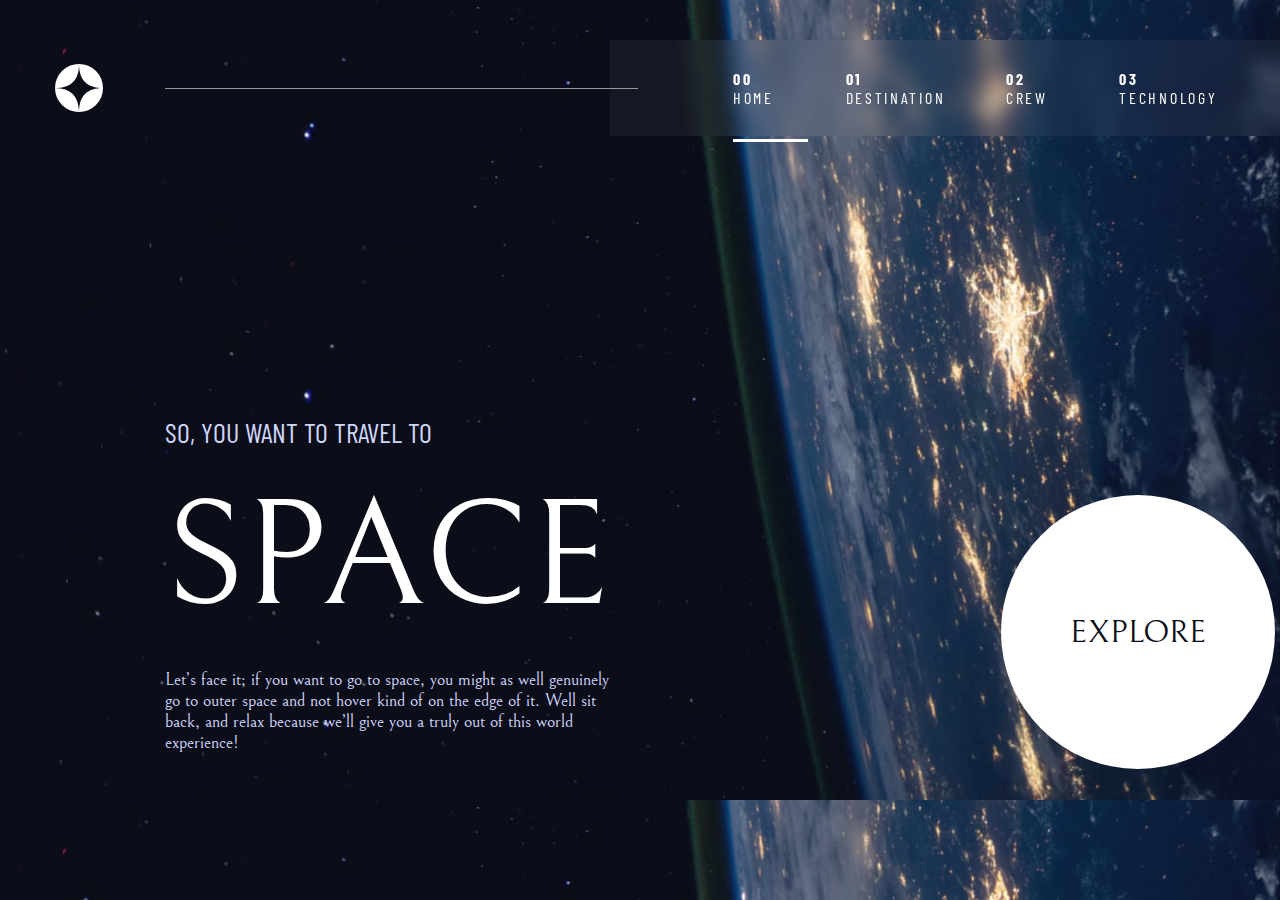
<file: index.html>
<!DOCTYPE html>
<html lang="en">

<head>
  <meta charset="UTF-8">
  <meta name="viewport" content="width=device-width, initial-scale=1.0">
  <link rel="stylesheet" href="css/home.css">
  <link rel="icon" type="image/png" sizes="32x32" href="./assets/favicon-32x32.png">

  <link rel="preconnect" href="https://fonts.googleapis.com">
  <link rel="preconnect" href="https://fonts.gstatic.com" crossorigin>
  <link href="https://fonts.googleapis.com/css2?family=Barlow&family=Barlow+Condensed&family=Bellefair&display=swap"
    rel="stylesheet">

  <title>Frontend Mentor | Space tourism website</title>
</head>

<body>
  <div class="superior">
    <a href="index.html"><img src="assets/shared/logo.svg" alt="logo" class="logo"></a>
    <hr>
    <div class="navbar">
      <a href="index.html" class="zero"><strong>00</strong> HOME<hr class="hr-home"></a>
      <a href="destination-moon.html" class="one"><strong>01</strong> DESTINATION </a>
      <a href="crew-commander.html" class="two"><strong>02</strong> CREW</a>
      <a href="technology-vehicle.html" class="three"><strong>03</strong> TECHNOLOGY</a>
    </div>
  </div>
  <div class="middle">
    <p class="title">SO, YOU WANT TO TRAVEL TO</p>
    <p class="space">SPACE</p>
    <p class="middle-text">
      Let’s face it; if you want to go to space, you might as well genuinely go to outer space and not hover kind of on the edge of it. Well sit back, and relax because we’ll give you a truly out of this world experience!
    </p>
    <div class="bottom">
      <button class="button">EXPLORE</button>
    </div>
    
  </div>

</body>

</html>
</file>
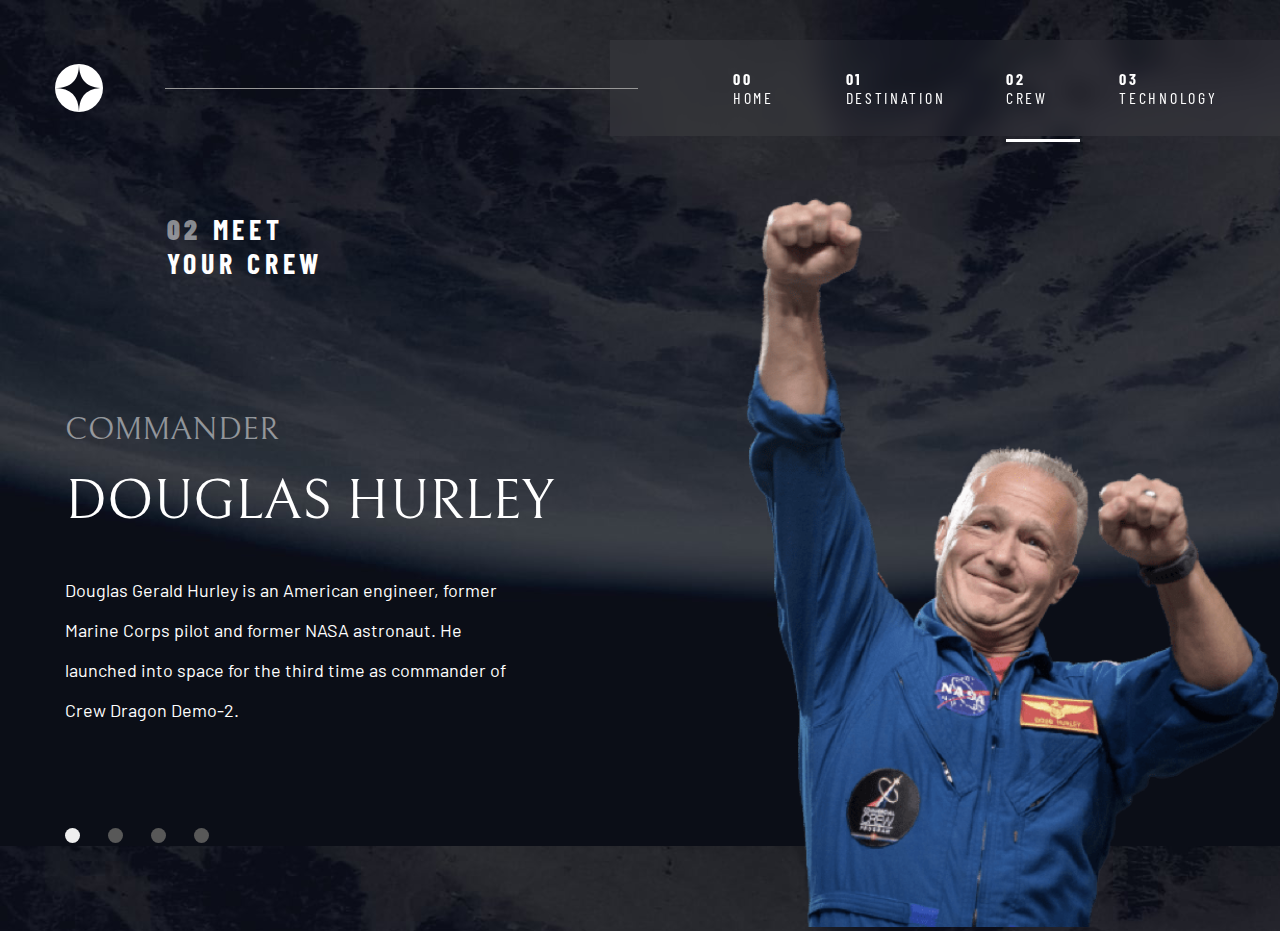
<file: crew-commander.html>
<!DOCTYPE html>
<html lang="en">
<head>
  <meta charset="UTF-8">
  <meta name="viewport" content="width=device-width, initial-scale=1.0">
  <link rel="stylesheet" href="css/commander.css">

  <link rel="icon" type="image/png" sizes="32x32" href="./assets/favicon-32x32.png">

  <link rel="preconnect" href="https://fonts.googleapis.com">
  <link rel="preconnect" href="https://fonts.gstatic.com" crossorigin>
  <link href="https://fonts.googleapis.com/css2?family=Barlow&family=Barlow+Condensed&family=Bellefair&display=swap"
    rel="stylesheet">
  
  <title>Frontend Mentor | Space tourism website</title>
</head>
<body>
  <div class="superior">
    <a href="index.html"><img src="assets/shared/logo.svg" alt="logo" class="logo"></a>
    <hr>
    <div class="navbar">
      <a href="index.html" class="zero"><strong>00</strong> HOME</a>
      <a href="destination-moon.html" class="one"><strong>01</strong> DESTINATION</a>
      <a href="crew-commander.html" class="two"><strong>02</strong> CREW
        <hr class="hr-crew">
      </a>
      <a href="technology-vehicle.html" class="three"><strong>03</strong> TECHNOLOGY</a>
    </div>
  </div>
  <div class="middle">
    <h1><strong class="number">02</strong> MEET YOUR CREW</h1>

    <div class="middle-flex">
      <img src="assets/crew/image-douglas-hurley.png" alt="moon" class="image">
      <div class="mini-navbar">
        <a href="crew-commander.html" class="commander"></a>
        <a href="crew-specialist.html" class="specialist"></a>
        <a href="crew-pilot.html" class="pilot"></a>
        <a href="crew-engineer.html" class="emgineer"></a>
      </div>

      <div class="title-middle">
        <p>COMMANDER</p>
      </div>

      <div class="title-crew">
        <p>DOUGLAS HURLEY</p>
      </div>

      <div class="text-crew">
        <p>Douglas Gerald Hurley is an American engineer, former Marine Corps pilot 
          and former NASA astronaut. He launched into space for the third time as 
          commander of Crew Dragon Demo-2.</p>
      </div>

      <div class="mini-navbar">
        <a href="crew-commander.html"><button class="first"></button></a>
        <a href="crew-specialist.html"><button class="second"></button></a>
        <a href="crew-pilot.html"><button class="third"></button></a>
        <a href="crew-engineer.html"><button class="fourth"></button></a>
      </div>

    </div>
  </div>  
</body>
</html>
</file>
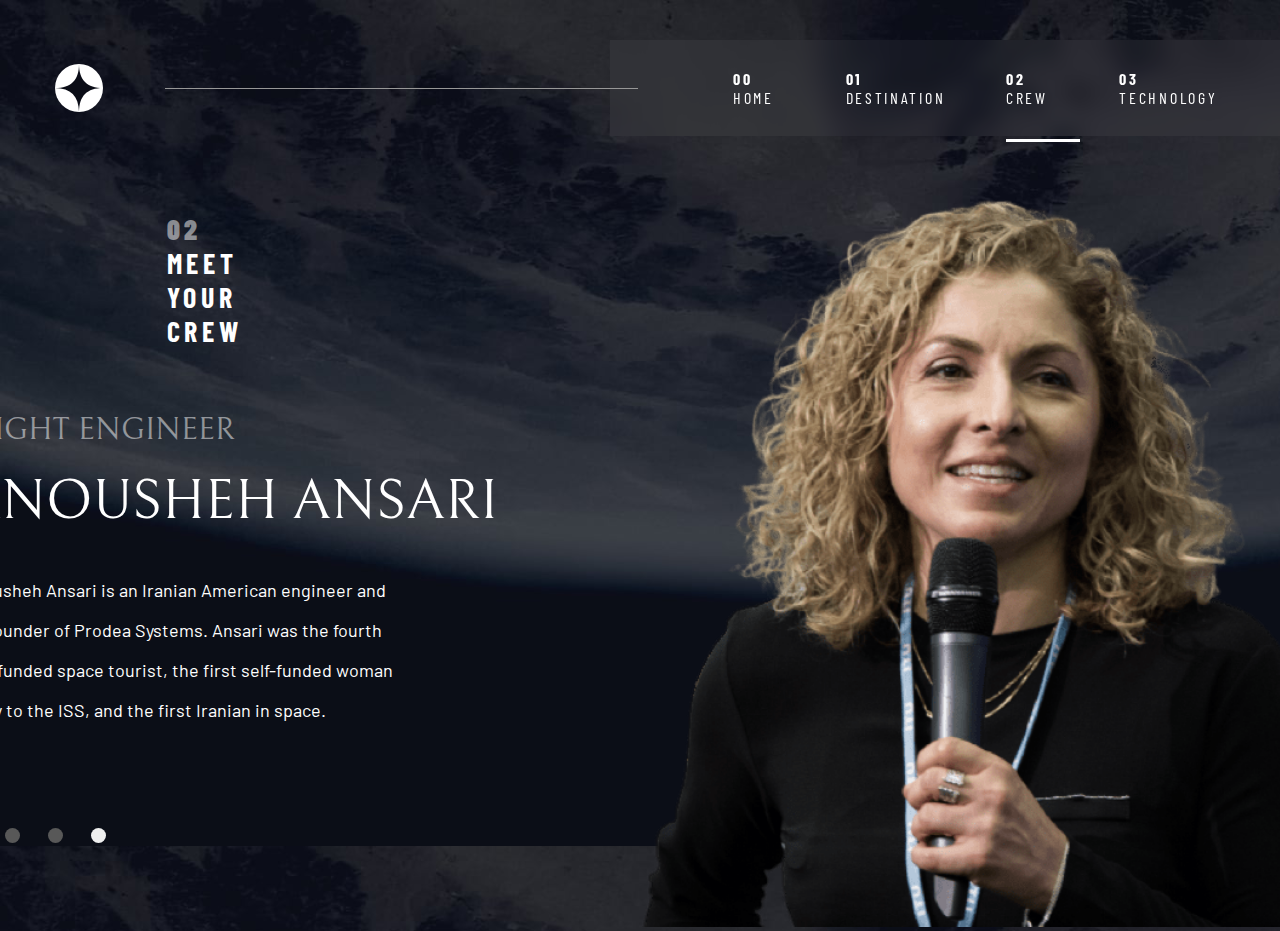
<file: crew-engineer.html>
<!DOCTYPE html>
<html lang="en">
<head>
  <meta charset="UTF-8">
  <meta name="viewport" content="width=device-width, initial-scale=1.0">
  <link rel="stylesheet" href="css/engineer.css">

  <link rel="icon" type="image/png" sizes="32x32" href="./assets/favicon-32x32.png">

  <link rel="preconnect" href="https://fonts.googleapis.com">
  <link rel="preconnect" href="https://fonts.gstatic.com" crossorigin>
  <link href="https://fonts.googleapis.com/css2?family=Barlow&family=Barlow+Condensed&family=Bellefair&display=swap"
    rel="stylesheet">
  
  <title>Frontend Mentor | Space tourism website</title>
</head>
<body>
  <div class="superior">
    <a href="index.html"><img src="assets/shared/logo.svg" alt="logo" class="logo"></a>
    <hr>
    <div class="navbar">
      <a href="index.html" class="zero"><strong>00</strong> HOME</a>
      <a href="destination-moon.html" class="one"><strong>01</strong> DESTINATION</a>
      <a href="crew-commander.html" class="two"><strong>02</strong> CREW
        <hr class="hr-crew">
      </a>
      <a href="technology-vehicle.html" class="three"><strong>03</strong> TECHNOLOGY</a>
    </div>
  </div>
  <div class="middle">
    <h1><strong class="number">02</strong> MEET YOUR CREW</h1>

    <div class="middle-flex">
      <img src="assets/crew/image-anousheh-ansari.png" alt="moon" class="image">
      <div class="mini-navbar">
        <a href="crew-commander.html" class="commander"></a>
        <a href="crew-specialist.html" class="specialist"></a>
        <a href="crew-pilot.html" class="pilot"></a>
        <a href="crew-engineer.html" class="emgineer"></a>
      </div>

      <div class="title-middle">
        <p>FLIGHT ENGINEER</p>
      </div>

      <div class="title-crew">
        <p>ANOUSHEH ANSARI</p>
      </div>

      <div class="text-crew">
        <p>Anousheh Ansari is an Iranian American engineer and co-founder of Prodea Systems. 
          Ansari was the fourth self-funded space tourist, the first self-funded woman to 
          fly to the ISS, and the first Iranian in space. </p>
      </div>

      <div class="mini-navbar">
        <a href="crew-commander.html"><button class="first"></button></a>
        <a href="crew-specialist.html"><button class="second"></button></a>
        <a href="crew-pilot.html"><button class="third"></button></a>
        <a href="crew-engineer.html"><button class="fourth"></button></a>
      </div>

    </div>
  </div>  
</body>
</html>
</file>
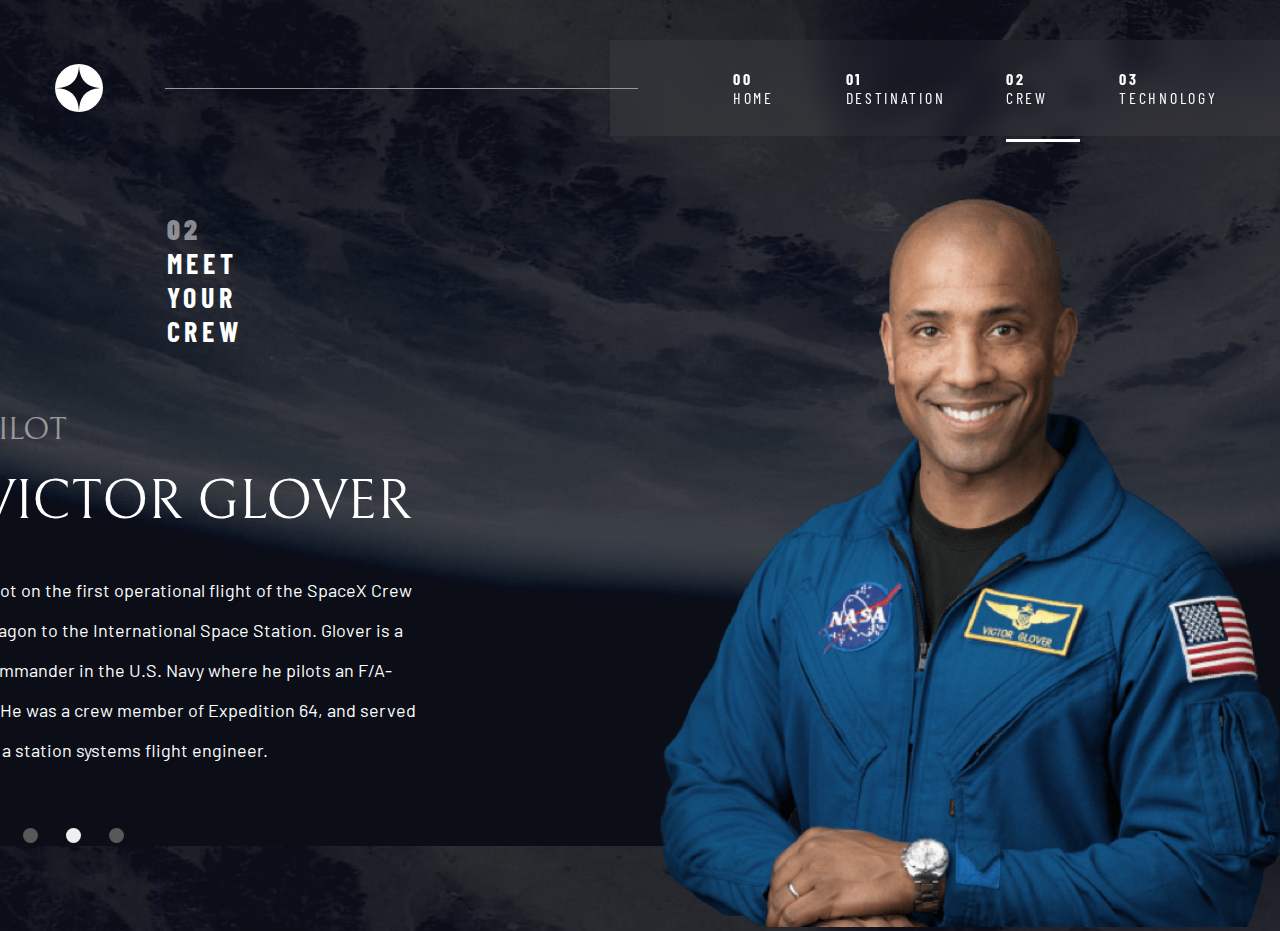
<file: crew-pilot.html>
<!DOCTYPE html>
<html lang="en">
<head>
  <meta charset="UTF-8">
  <meta name="viewport" content="width=device-width, initial-scale=1.0">
  <link rel="stylesheet" href="css/pilot.css">

  <link rel="icon" type="image/png" sizes="32x32" href="./assets/favicon-32x32.png">

  <link rel="preconnect" href="https://fonts.googleapis.com">
  <link rel="preconnect" href="https://fonts.gstatic.com" crossorigin>
  <link href="https://fonts.googleapis.com/css2?family=Barlow&family=Barlow+Condensed&family=Bellefair&display=swap"
    rel="stylesheet">
  
  <title>Frontend Mentor | Space tourism website</title>
</head>
<body>
  <div class="superior">
    <a href="index.html"><img src="assets/shared/logo.svg" alt="logo" class="logo"></a>
    <hr>
    <div class="navbar">
      <a href="index.html" class="zero"><strong>00</strong> HOME</a>
      <a href="destination-moon.html" class="one"><strong>01</strong> DESTINATION</a>
      <a href="crew-commander.html" class="two"><strong>02</strong> CREW
        <hr class="hr-crew">
      </a>
      <a href="technology-vehicle.html" class="three"><strong>03</strong> TECHNOLOGY</a>
    </div>
  </div>
  <div class="middle">
    <h1><strong class="number">02</strong> MEET YOUR CREW</h1>

    <div class="middle-flex">
      <img src="assets/crew/image-victor-glover.png" alt="moon" class="image">
      <div class="mini-navbar">
        <a href="crew-commander.html" class="commander"></a>
        <a href="crew-specialist.html" class="specialist"></a>
        <a href="crew-pilot.html" class="pilot"></a>
        <a href="crew-engineer.html" class="emgineer"></a>
      </div>

      <div class="title-middle">
        <p>PILOT</p>
      </div>

      <div class="title-crew">
        <p>VICTOR GLOVER</p>
      </div>

      <div class="text-crew">
        <p>Pilot on the first operational flight of the SpaceX Crew Dragon to the 
          International Space Station. Glover is a commander in the U.S. Navy where 
          he pilots an F/A-18.He was a crew member of Expedition 64, and served as a 
          station systems flight engineer. </p>
      </div>

      <div class="mini-navbar">
        <a href="crew-commander.html"><button class="first"></button></a>
        <a href="crew-specialist.html"><button class="second"></button></a>
        <a href="crew-pilot.html"><button class="third"></button></a>
        <a href="crew-engineer.html"><button class="fourth"></button></a>
      </div>

    </div>
  </div>  
</body>
</html>
</file>
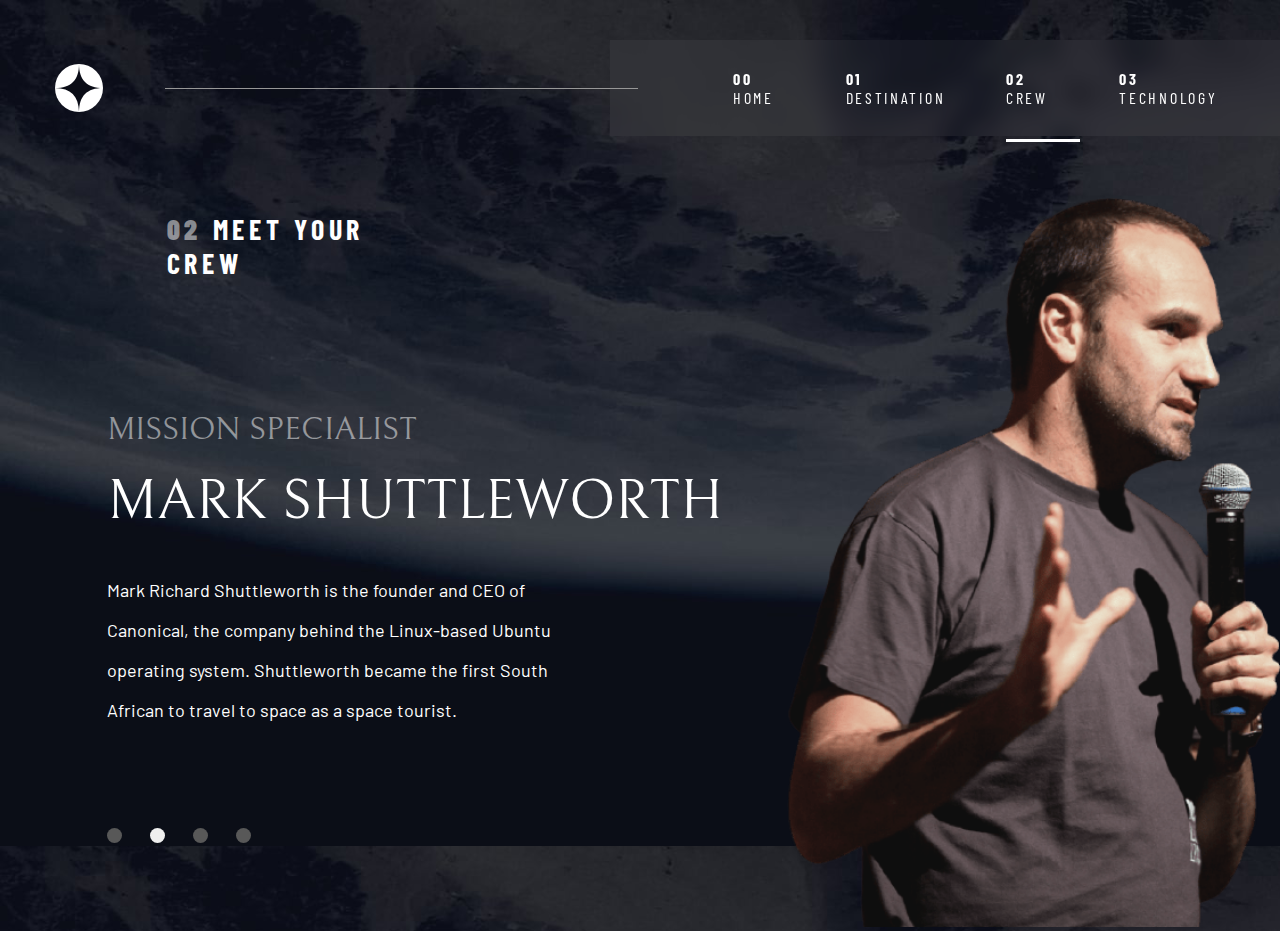
<file: crew-specialist.html>
<!DOCTYPE html>
<html lang="en">
<head>
  <meta charset="UTF-8">
  <meta name="viewport" content="width=device-width, initial-scale=1.0">
  <link rel="stylesheet" href="css/specialist.css">

  <link rel="icon" type="image/png" sizes="32x32" href="./assets/favicon-32x32.png">

  <link rel="preconnect" href="https://fonts.googleapis.com">
  <link rel="preconnect" href="https://fonts.gstatic.com" crossorigin>
  <link href="https://fonts.googleapis.com/css2?family=Barlow&family=Barlow+Condensed&family=Bellefair&display=swap"
    rel="stylesheet">
  
  <title>Frontend Mentor | Space tourism website</title>
</head>
<body>
  <div class="superior">
    <a href="index.html"><img src="assets/shared/logo.svg" alt="logo" class="logo"></a>
    <hr>
    <div class="navbar">
      <a href="index.html" class="zero"><strong>00</strong> HOME</a>
      <a href="destination-moon.html" class="one"><strong>01</strong> DESTINATION</a>
      <a href="crew-commander.html" class="two"><strong>02</strong> CREW
        <hr class="hr-crew">
      </a>
      <a href="technology-vehicle.html" class="three"><strong>03</strong> TECHNOLOGY</a>
    </div>
  </div>
  <div class="middle">
    <h1><strong class="number">02</strong> MEET YOUR CREW</h1>

    <div class="middle-flex">
      <img src="assets/crew/image-mark-shuttleworth.png" alt="moon" class="image">
      <div class="mini-navbar">
        <a href="crew-commander.html" class="commander"></a>
        <a href="crew-specialist.html" class="specialist"></a>
        <a href="crew-pilot.html" class="pilot"></a>
        <a href="crew-engineer.html" class="emgineer"></a>
      </div>

      <div class="title-middle">
        <p>MISSION SPECIALIST</p>
      </div>

      <div class="title-crew">
        <p>MARK SHUTTLEWORTH</p>
      </div>

      <div class="text-crew">
        <p>Mark Richard Shuttleworth is the founder and CEO of Canonical, the company behind 
          the Linux-based Ubuntu operating system. Shuttleworth became the first South 
          African to travel to space as a space tourist.</p>
      </div>

      <div class="mini-navbar">
        <a href="crew-commander.html"><button class="first"></button></a>
        <a href="crew-specialist.html"><button class="second"></button></a>
        <a href="crew-pilot.html"><button class="third"></button></a>
        <a href="crew-engineer.html"><button class="fourth"></button></a>
      </div>

    </div>
  </div>  
</body>
</html>
</file>
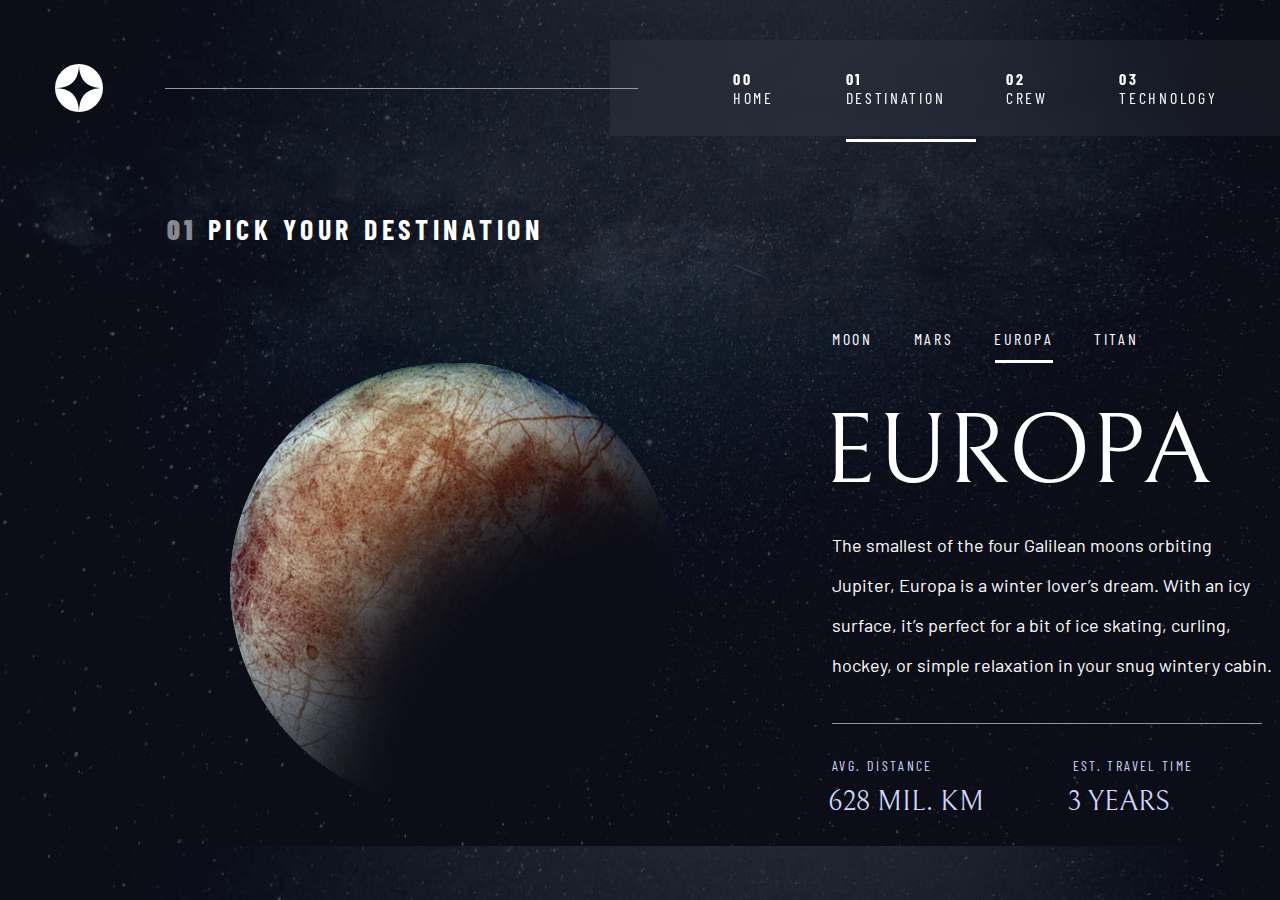
<file: destination-europa.html>
<!DOCTYPE html>
<html lang="en">

<head>
  <meta charset="UTF-8">
  <meta name="viewport" content="width=device-width, initial-scale=1.0">
  <link rel="stylesheet" href="css/europa.css">

  <link rel="icon" type="image/png" sizes="32x32" href="./assets/favicon-32x32.png">

  <link rel="preconnect" href="https://fonts.googleapis.com">
  <link rel="preconnect" href="https://fonts.gstatic.com" crossorigin>
  <link href="https://fonts.googleapis.com/css2?family=Barlow&family=Barlow+Condensed&family=Bellefair&display=swap"
    rel="stylesheet">

  <title>Frontend Mentor | Space tourism website</title>
</head>

<body>

  <div class="superior">
    <a href="index.html"><img src="assets/shared/logo.svg" alt="logo" class="logo"></a>
    <hr>
    <div class="navbar">
      <a href="index.html" class="zero"><strong>00</strong> HOME</a>
      <a href="destination-moon.html" class="one"><strong>01</strong> DESTINATION
        <hr class="hr-moon-top">
      </a>
      <a href="crew-commander.html" class="two"><strong>02</strong> CREW</a>
      <a href="technology-vehicle.html" class="three"><strong>03</strong> TECHNOLOGY</a>
    </div>
  </div>
  <div class="middle">
    <h1><strong class="number">01</strong> PICK YOUR DESTINATION</h1>

    <div class="middle-flex">
      <img src="assets/destination/image-europa.png" alt="moon" class="image">
      <div class="mini-navbar">
        <a href="destination-moon.html" class="moon">MOON</a>
        <a href="destination-mars.html" class="mars">MARS</a>
        <a href="destination-europa.html" class="europa">EUROPA
          <hr class="hr-europa">
        </a>
        <a href="destination-titan.html" class="titan">TITAN</a>
      </div>
      <div class="title-moon">
        <p>EUROPA</p>
      </div>
    </div>
  </div>
  </div>
  <div class="text-moon">
    <p>The smallest of the four Galilean moons orbiting Jupiter, Europa is a 
      winter lover’s dream. With an icy surface, it’s perfect for a bit of 
      ice skating, curling, hockey, or simple relaxation in your snug 
      wintery cabin.</p>
    <hr class="hr-bottom">
  </div>
  <div class="text-bottom">
    <p>AVG. DISTANCE</p>
    <p class="travel">EST. TRAVEL TIME</p>
  </div>
  <div class="values-bottom">
    <p>628 MIL. KM</p>
    <p class="travel-value">3 YEARS</p>
  </div>
</body>
</file>
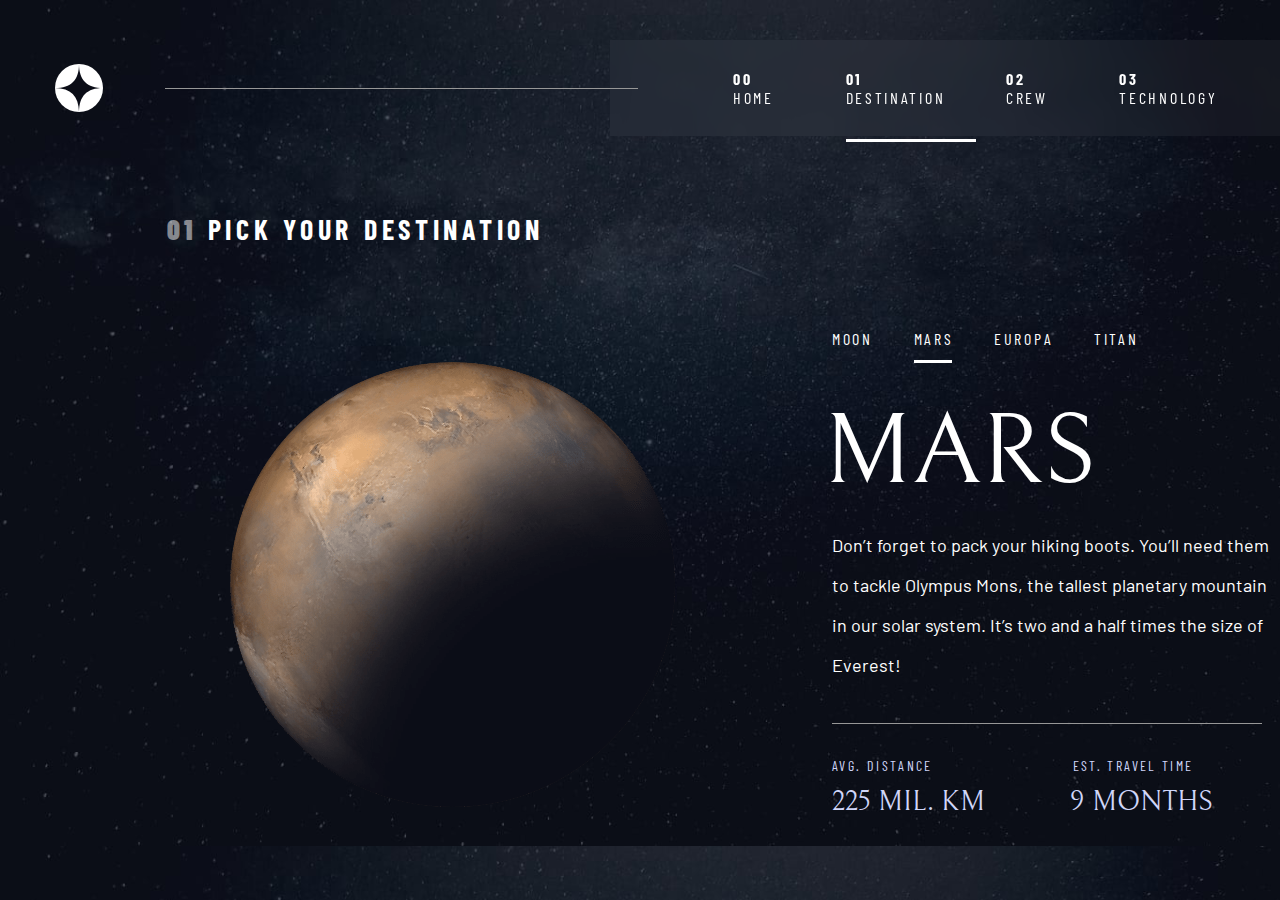
<file: destination-mars.html>
<!DOCTYPE html>
<html lang="en">

<head>
  <meta charset="UTF-8">
  <meta name="viewport" content="width=device-width, initial-scale=1.0">
  <link rel="stylesheet" href="css/mars.css">

  <link rel="icon" type="image/png" sizes="32x32" href="./assets/favicon-32x32.png">

  <link rel="preconnect" href="https://fonts.googleapis.com">
  <link rel="preconnect" href="https://fonts.gstatic.com" crossorigin>
  <link href="https://fonts.googleapis.com/css2?family=Barlow&family=Barlow+Condensed&family=Bellefair&display=swap"
    rel="stylesheet">

  <title>Frontend Mentor | Space tourism website</title>
</head>

<body>

  <div class="superior">
    <a href="index.html"><img src="assets/shared/logo.svg" alt="logo" class="logo"></a>
    <hr>
    <div class="navbar">
      <a href="index.html" class="zero"><strong>00</strong> HOME</a>
      <a href="destination-moon.html" class="one"><strong>01</strong> DESTINATION
        <hr class="hr-moon-top">
      </a>
      <a href="crew-commander.html" class="two"><strong>02</strong> CREW</a>
      <a href="technology-vehicle.html" class="three"><strong>03</strong> TECHNOLOGY</a>
    </div>
  </div>
  <div class="middle">
    <h1><strong class="number">01</strong> PICK YOUR DESTINATION</h1>

    <div class="middle-flex">
      <img src="assets/destination/image-mars.png" alt="moon" class="image">
      <div class="mini-navbar">
        <a href="destination-moon.html" class="moon">MOON</a>
        <a href="destination-mars.html" class="mars">MARS
          <hr class="hr-mars">
        </a>
        <a href="destination-europa.html" class="europa">EUROPA</a>
        <a href="destination-titan.html" class="titan">TITAN</a>
      </div>
      <div class="title-moon">
        <p>MARS</p>
      </div>

    </div>
  </div>
  </div>
  <div class="text-moon">
    <p>Don’t forget to pack your hiking boots. You’ll need them to tackle Olympus Mons, 
      the tallest planetary mountain in our solar system. It’s two and a half times 
      the size of Everest!</p>
    <hr class="hr-bottom">
  </div>
  <div class="text-bottom">
    <p>AVG. DISTANCE</p>
    <p class="travel">EST. TRAVEL TIME</p>
  </div>
  <div class="values-bottom">
    <p>225 MIL. KM</p>
    <p class="travel-value">9 MONTHS</p>
  </div>
</body>
</file>
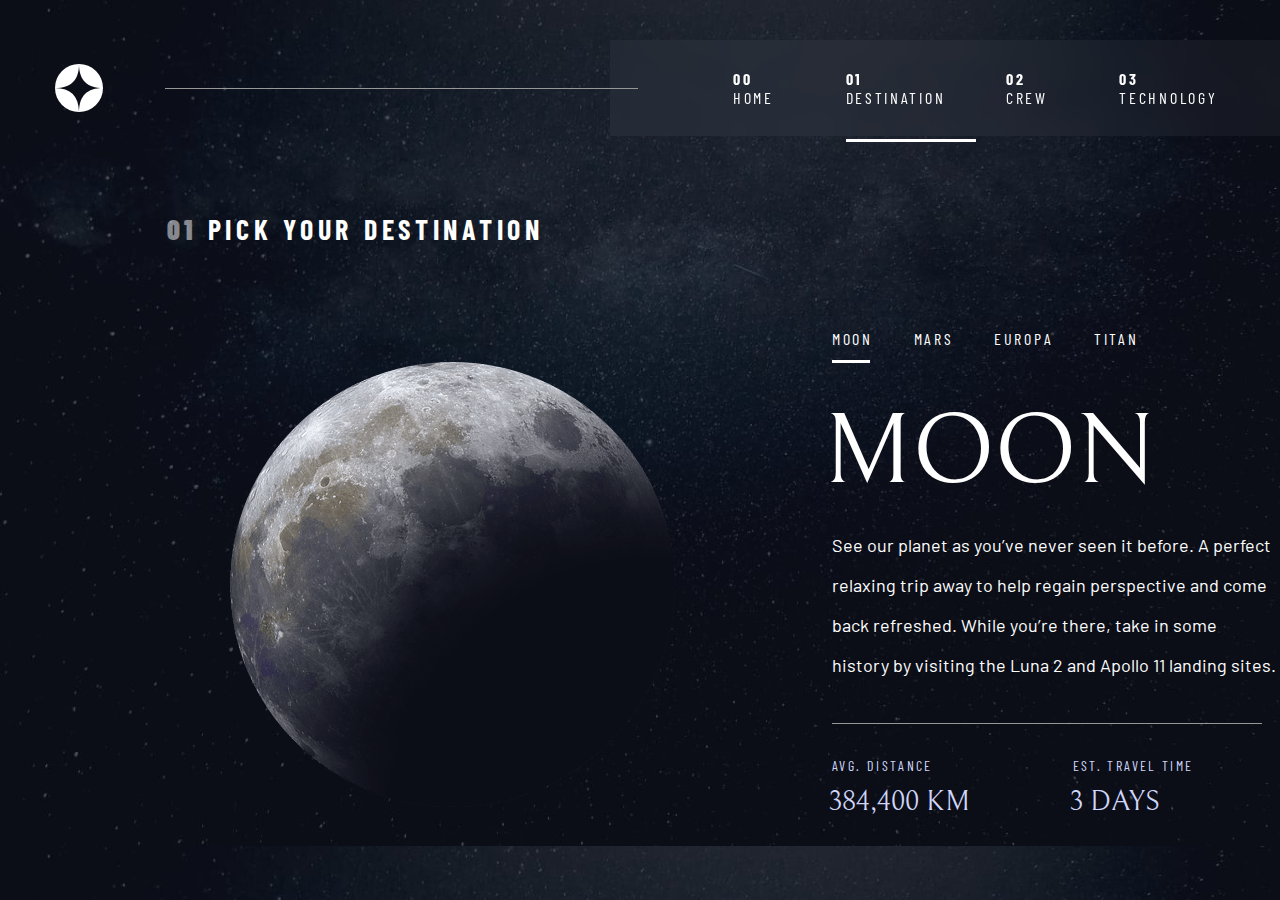
<file: destination-moon.html>
<!DOCTYPE html>
<html lang="en">

<head>
  <meta charset="UTF-8">
  <meta name="viewport" content="width=device-width, initial-scale=1.0">
  <link rel="stylesheet" href="css/moon.css">

  <link rel="icon" type="image/png" sizes="32x32" href="./assets/favicon-32x32.png">

  <link rel="preconnect" href="https://fonts.googleapis.com">
  <link rel="preconnect" href="https://fonts.gstatic.com" crossorigin>
  <link href="https://fonts.googleapis.com/css2?family=Barlow&family=Barlow+Condensed&family=Bellefair&display=swap"
    rel="stylesheet">

  <title>Frontend Mentor | Space tourism website</title>
</head>

<body>

  <div class="superior">
    <a href="index.html"><img src="assets/shared/logo.svg" alt="logo" class="logo"></a>
    <hr>
    <div class="navbar">
      <a href="index.html" class="zero"><strong>00</strong> HOME</a>
      <a href="destination-moon.html" class="one"><strong>01</strong> DESTINATION
        <hr class="hr-moon-top">
      </a>
      <a href="crew-commander.html" class="two"><strong>02</strong> CREW</a>
      <a href="technology-vehicle.html" class="three"><strong>03</strong> TECHNOLOGY</a>
    </div>
  </div>
  <div class="middle">
    <h1><strong class="number">01</strong> PICK YOUR DESTINATION</h1>

    <div class="middle-flex">
      <img src="assets/destination/image-moon.png" alt="moon" class="image">
      <div class="mini-navbar">
        <a href="destination-moon.html" class="moon">MOON
          <hr class="hr-moon">
        </a>
        <a href="destination-mars.html" class="mars">MARS</a>
        <a href="destination-europa.html" class="europa">EUROPA</a>
        <a href="destination-titan.html" class="titan">TITAN</a>
      </div>
      <div class="title-moon">
        <p>MOON</p>
      </div>

    </div>
  </div>
  </div>
  <div class="text-moon">
    <p>See our planet as you’ve never seen it before. A perfect relaxing trip away to help regain perspective and come
      back refreshed. While you’re there, take in some history by visiting the Luna 2 and Apollo 11 landing sites.</p>
    <hr class="hr-bottom">
  </div>
  <div class="text-bottom">
    <p>AVG. DISTANCE</p>
    <p class="travel">EST. TRAVEL TIME</p>
  </div>
  <div class="values-bottom">
    <p>384,400 KM</p>
    <p class="travel-value">3 DAYS</p>
  </div>
</body>

</html>
</file>
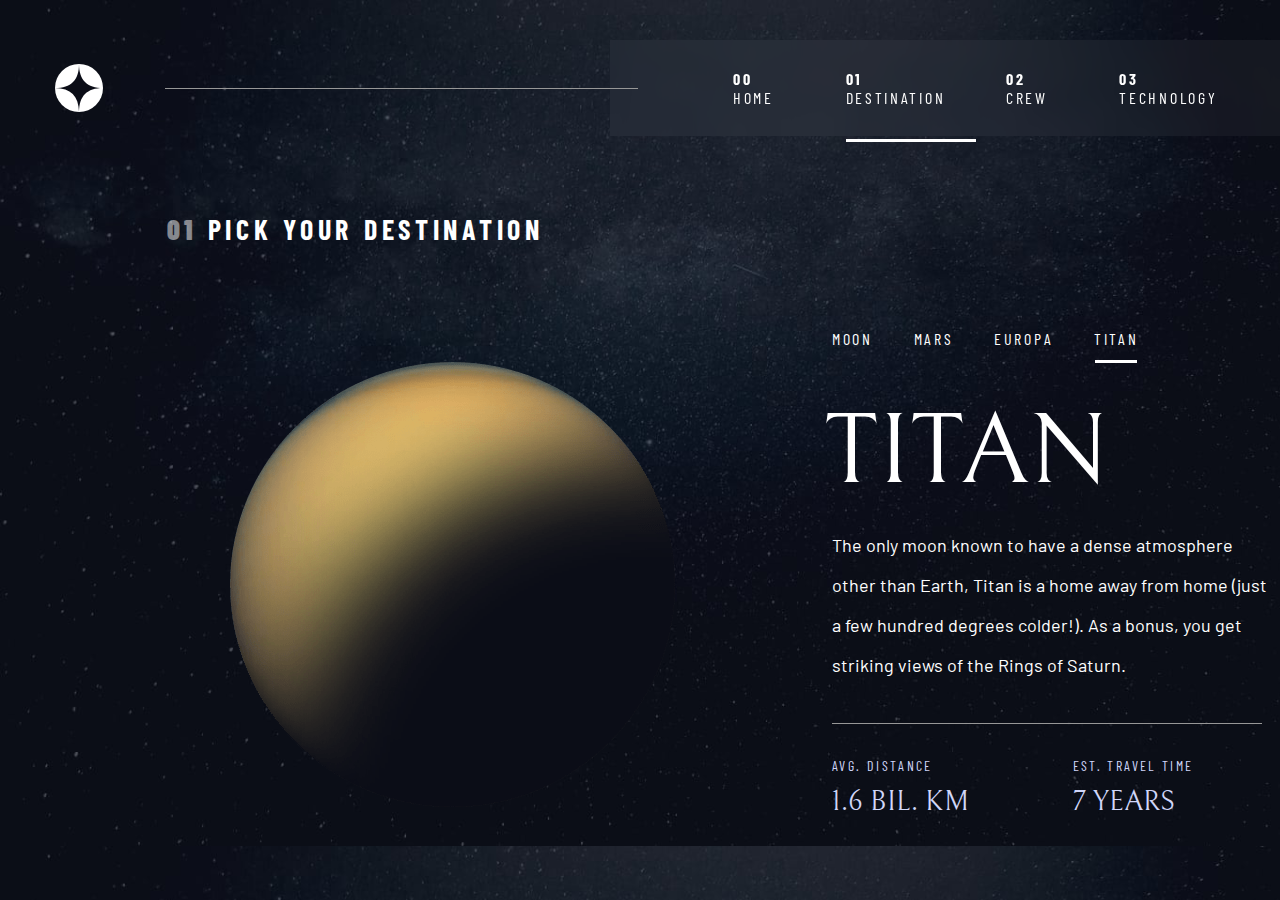
<file: destination-titan.html>
<!DOCTYPE html>
<html lang="en">

<head>
  <meta charset="UTF-8">
  <meta name="viewport" content="width=device-width, initial-scale=1.0">
  <link rel="stylesheet" href="css/titan.css">

  <link rel="icon" type="image/png" sizes="32x32" href="./assets/favicon-32x32.png">

  <link rel="preconnect" href="https://fonts.googleapis.com">
  <link rel="preconnect" href="https://fonts.gstatic.com" crossorigin>
  <link href="https://fonts.googleapis.com/css2?family=Barlow&family=Barlow+Condensed&family=Bellefair&display=swap"
    rel="stylesheet">

  <title>Frontend Mentor | Space tourism website</title>
</head>

<body>

  <div class="superior">
    <a href="index.html"><img src="assets/shared/logo.svg" alt="logo" class="logo"></a>
    <hr>
    <div class="navbar">
      <a href="index.html" class="zero"><strong>00</strong> HOME</a>
      <a href="destination-moon.html" class="one"><strong>01</strong> DESTINATION
        <hr class="hr-moon-top">
      </a>
      <a href="crew-commander.html" class="two"><strong>02</strong> CREW</a>
      <a href="technology-vehicle.html" class="three"><strong>03</strong> TECHNOLOGY</a>
    </div>
  </div>
  <div class="middle">
    <h1><strong class="number">01</strong> PICK YOUR DESTINATION</h1>

    <div class="middle-flex">
      <img src="assets/destination/image-titan.png" alt="moon" class="image">
      <div class="mini-navbar">
        <a href="destination-moon.html" class="moon">MOON</a>
        <a href="destination-mars.html" class="mars">MARS</a>
        <a href="destination-europa.html" class="europa">EUROPA</a>
        <a href="destination-titan.html" class="titan">TITAN
          <hr class="hr-titan">
        </a>
      </div>
      <div class="title-moon">
        <p>TITAN</p>
      </div>
    </div>
  </div>
  <div class="text-moon">
    <p>The only moon known to have a dense atmosphere other than Earth, Titan 
      is a home away from home (just a few hundred degrees colder!). As a 
      bonus, you get striking views of the Rings of Saturn.</p>
    <hr class="hr-bottom">
  </div>
  <div class="text-bottom">
    <p>AVG. DISTANCE</p>
    <p class="travel">EST. TRAVEL TIME</p>
  </div>
  <div class="values-bottom">
    <p>1.6 BIL. KM</p>
    <p class="travel-value">7 YEARS</p>
  </div>
</body>
</file>
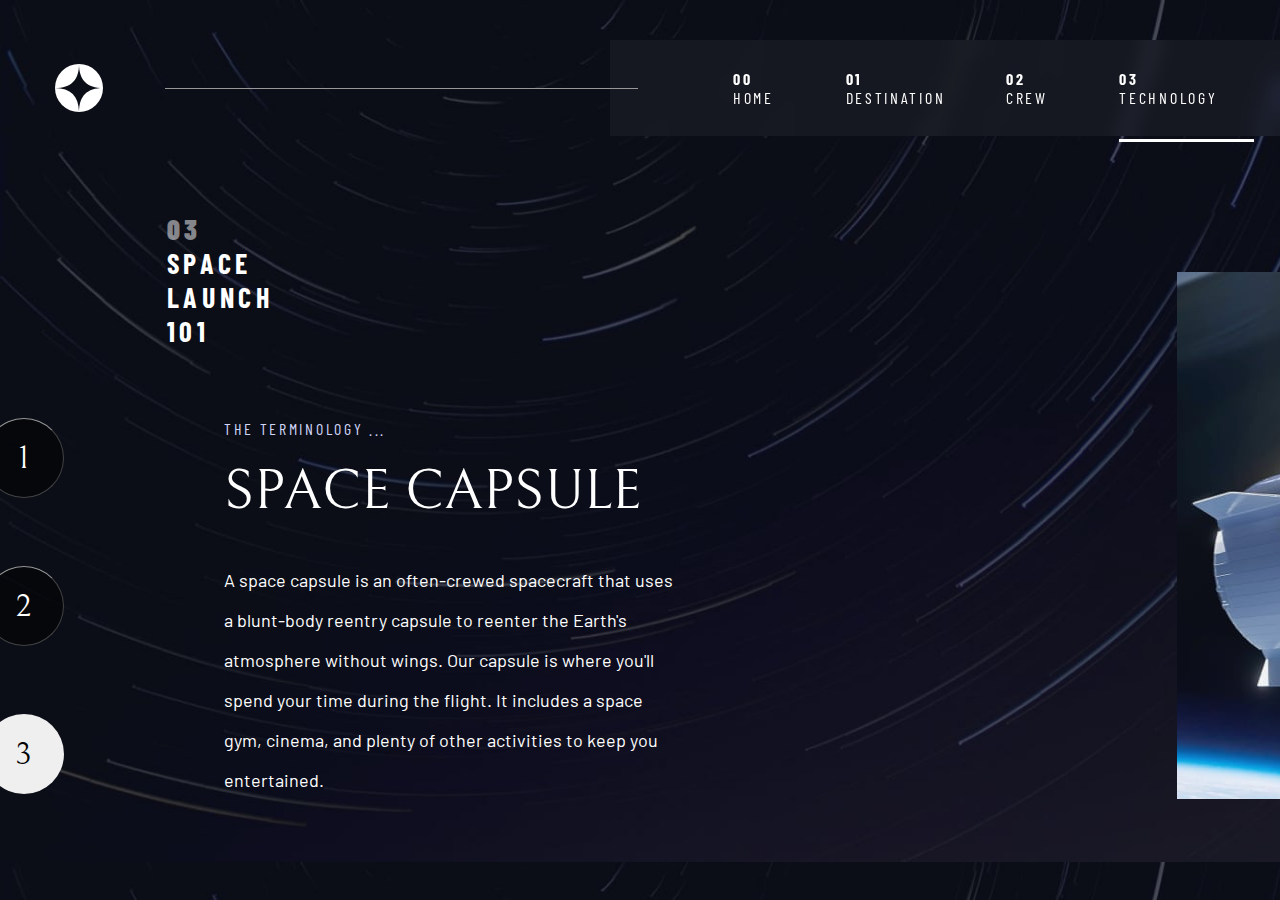
<file: technology-capsule.html>
<!DOCTYPE html>
<html lang="en">
<head>
  <meta charset="UTF-8">
  <meta name="viewport" content="width=device-width, initial-scale=1.0">
  <link rel="stylesheet" href="css/capsule.css">

  <link rel="icon" type="image/png" sizes="32x32" href="./assets/favicon-32x32.png">

  <link rel="preconnect" href="https://fonts.googleapis.com">
  <link rel="preconnect" href="https://fonts.gstatic.com" crossorigin>
  <link href="https://fonts.googleapis.com/css2?family=Barlow&family=Barlow+Condensed&family=Bellefair&display=swap"
    rel="stylesheet">
  
  
  <title>Frontend Mentor | Space tourism website</title>
</head>
<body>
  <div class="superior">
    <a href="index.html"><img src="assets/shared/logo.svg" alt="logo" class="logo"></a>
    <hr>
    <div class="navbar">
      <a href="index.html" class="zero"><strong>00</strong> HOME</a>
      <a href="destination-moon.html" class="one"><strong>01</strong> DESTINATION</a>
      <a href="crew-commander.html" class="two"><strong>02</strong> CREW</a>
      <a href="technology-vehicle.html" class="three"><strong>03</strong> TECHNOLOGY
        <hr class="hr-vehicle">
      </a>
    </div>
  </div>


  <div class="middle">
    <h1><strong class="number">03</strong> SPACE LAUNCH 101</h1>

    <div class="middle-flex">
      <img src="assets/technology/image-space-capsule-portrait.jpg" alt="launch-vehicle" class="image">
      <div class="mini-navbar">
        <a href="crew-commander.html" class="commander"></a>
        <a href="crew-specialist.html" class="specialist"></a>
        <a href="crew-pilot.html" class="pilot"></a>
        <a href="crew-engineer.html" class="emgineer"></a>
      </div>

      <div class="title-middle">
        <p>THE TERMINOLOGY ...</p>
      </div>

      <div class="title-crew">
        <p>SPACE CAPSULE</p>
      </div>

      <div class="text-crew">
        <p>A space capsule is an often-crewed spacecraft that uses a blunt-body reentry 
          capsule to reenter the Earth's atmosphere without wings. Our capsule is where 
          you'll spend your time during the flight. It includes a space gym, cinema, 
          and plenty of other activities to keep you entertained.</p>
      </div>

      <div class="mini-navbar">
        <a href="technology-vehicle.html"><button class="first">1</button></a><br>
        <a href="technology-spaceport.html"><button class="second">2</button></a><br>
        <a href="technology-capsule.html"><button class="third">3</button></a>
      </div>

    </div> 
</body>
</html>
</file>
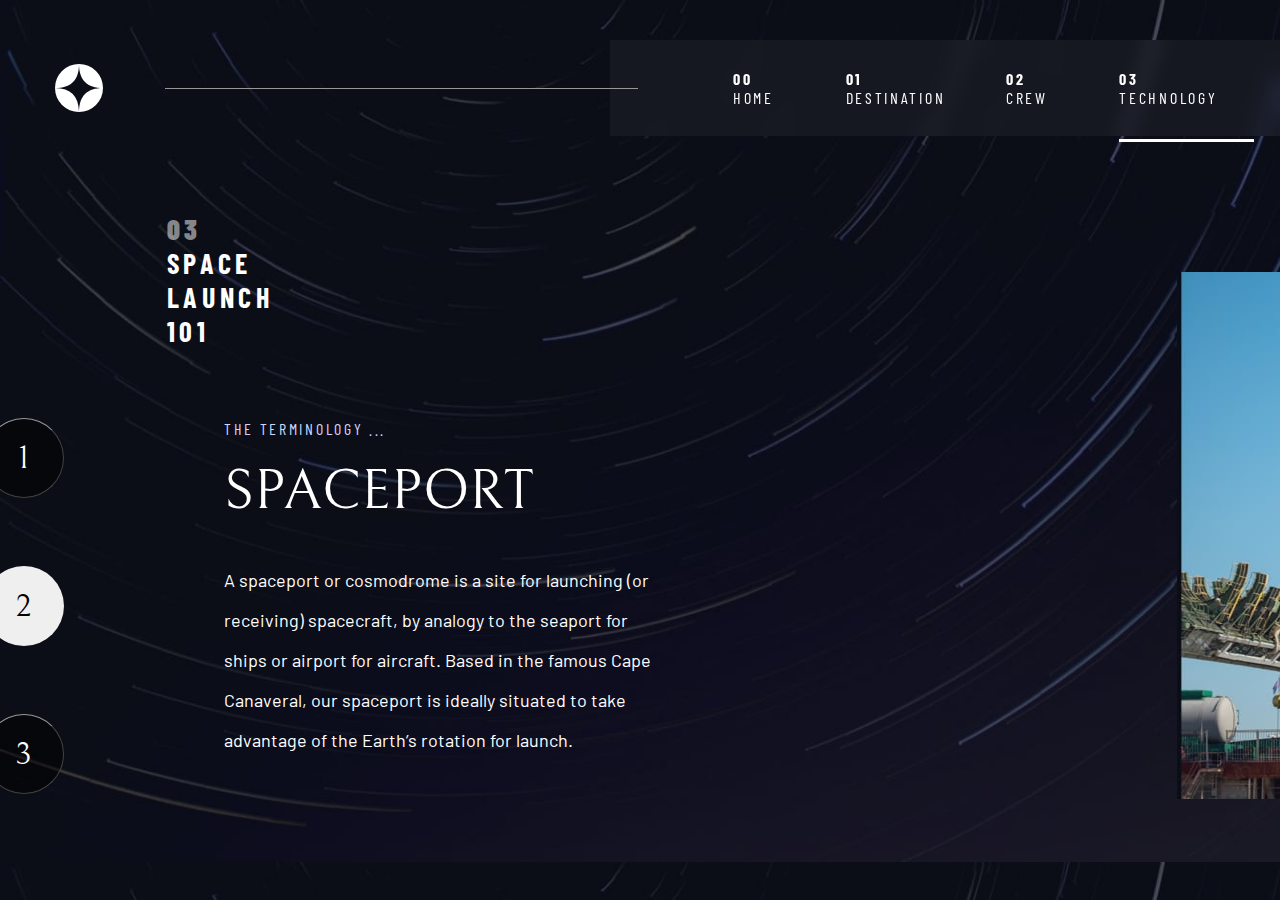
<file: technology-spaceport.html>
<!DOCTYPE html>
<html lang="en">
<head>
  <meta charset="UTF-8">
  <meta name="viewport" content="width=device-width, initial-scale=1.0">
  <link rel="stylesheet" href="css/spaceport.css">

  <link rel="icon" type="image/png" sizes="32x32" href="./assets/favicon-32x32.png">

  <link rel="preconnect" href="https://fonts.googleapis.com">
  <link rel="preconnect" href="https://fonts.gstatic.com" crossorigin>
  <link href="https://fonts.googleapis.com/css2?family=Barlow&family=Barlow+Condensed&family=Bellefair&display=swap"
    rel="stylesheet">
  
  
  <title>Frontend Mentor | Space tourism website</title>
</head>
<body>
  <div class="superior">
    <a href="index.html"><img src="assets/shared/logo.svg" alt="logo" class="logo"></a>
    <hr>
    <div class="navbar">
      <a href="index.html" class="zero"><strong>00</strong> HOME</a>
      <a href="destination-moon.html" class="one"><strong>01</strong> DESTINATION</a>
      <a href="crew-commander.html" class="two"><strong>02</strong> CREW</a>
      <a href="technology-vehicle.html" class="three"><strong>03</strong> TECHNOLOGY
        <hr class="hr-vehicle">
      </a>
    </div>
  </div>


  <div class="middle">
    <h1><strong class="number">03</strong> SPACE LAUNCH 101</h1>

    <div class="middle-flex">
      <img src="assets/technology/image-spaceport-portrait.jpg" alt="launch-vehicle" class="image">
      <div class="mini-navbar">
        <a href="crew-commander.html" class="commander"></a>
        <a href="crew-specialist.html" class="specialist"></a>
        <a href="crew-pilot.html" class="pilot"></a>
        <a href="crew-engineer.html" class="emgineer"></a>
      </div>

      <div class="title-middle">
        <p>THE TERMINOLOGY ...</p>
      </div>

      <div class="title-crew">
        <p>SPACEPORT</p>
      </div>

      <div class="text-crew">
        <p>A spaceport or cosmodrome is a site for launching (or receiving) spacecraft, 
          by analogy to the seaport for ships or airport for aircraft. Based in the 
          famous Cape Canaveral, our spaceport is ideally situated to take advantage 
          of the Earth’s rotation for launch.</p>
      </div>

      <div class="mini-navbar">
        <a href="technology-vehicle.html"><button class="first">1</button></a><br>
        <a href="technology-spaceport.html"><button class="second">2</button></a><br>
        <a href="technology-capsule.html"><button class="third">3</button></a>
      </div>

    </div> 
</body>
</html>
</file>
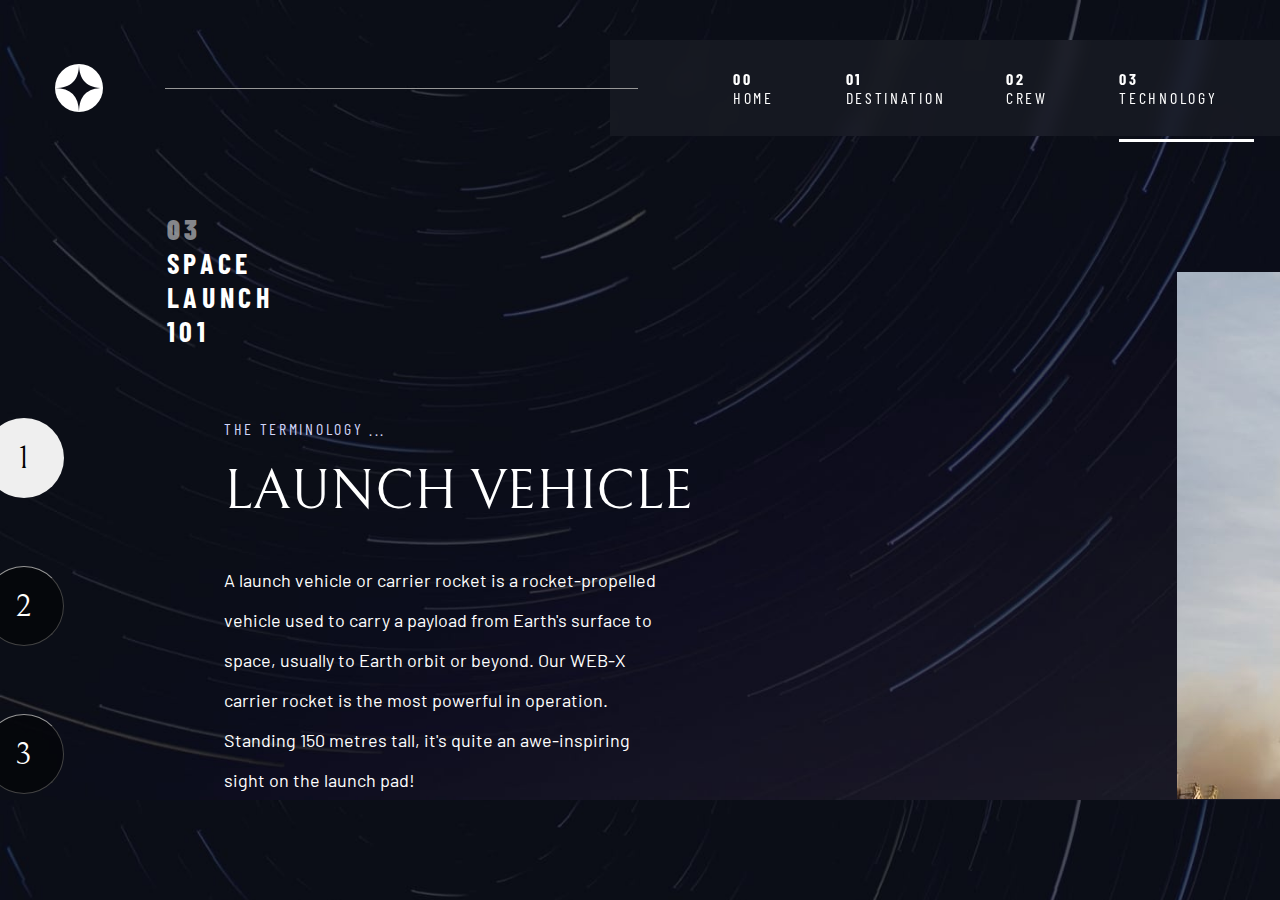
<file: technology-vehicle.html>
<!DOCTYPE html>
<html lang="en">
<head>
  <meta charset="UTF-8">
  <meta name="viewport" content="width=device-width, initial-scale=1.0">
  <link rel="stylesheet" href="css/vehicle.css">

  <link rel="icon" type="image/png" sizes="32x32" href="./assets/favicon-32x32.png">

  <link rel="preconnect" href="https://fonts.googleapis.com">
  <link rel="preconnect" href="https://fonts.gstatic.com" crossorigin>
  <link href="https://fonts.googleapis.com/css2?family=Barlow&family=Barlow+Condensed&family=Bellefair&display=swap"
    rel="stylesheet">
  
  
  <title>Frontend Mentor | Space tourism website</title>
</head>
<body>
  <div class="superior">
    <a href="index.html"><img src="assets/shared/logo.svg" alt="logo" class="logo"></a>
    <hr>
    <div class="navbar">
      <a href="index.html" class="zero"><strong>00</strong> HOME</a>
      <a href="destination-moon.html" class="one"><strong>01</strong> DESTINATION</a>
      <a href="crew-commander.html" class="two"><strong>02</strong> CREW</a>
      <a href="technology-vehicle.html" class="three"><strong>03</strong> TECHNOLOGY
        <hr class="hr-vehicle">
      </a>
    </div>
  </div>


  <div class="middle">
    <h1><strong class="number">03</strong> SPACE LAUNCH 101</h1>

    <div class="middle-flex">
      <img src="assets/technology/image-launch-vehicle-portrait.jpg" alt="launch-vehicle" class="image">
      <div class="mini-navbar">
        <a href="crew-commander.html" class="commander"></a>
        <a href="crew-specialist.html" class="specialist"></a>
        <a href="crew-pilot.html" class="pilot"></a>
        <a href="crew-engineer.html" class="emgineer"></a>
      </div>

      <div class="title-middle">
        <p>THE TERMINOLOGY ...</p>
      </div>

      <div class="title-crew">
        <p>LAUNCH VEHICLE</p>
      </div>

      <div class="text-crew">
        <p>A launch vehicle or carrier rocket is a rocket-propelled vehicle used to carry a 
          payload from Earth's surface to space, usually to Earth orbit or beyond. Our 
          WEB-X carrier rocket is the most powerful in operation. Standing 150 metres tall, 
          it's quite an awe-inspiring sight on the launch pad!</p>
      </div>

      <div class="mini-navbar">
        <a href="technology-vehicle.html"><button class="first">1</button></a><br>
        <a href="technology-spaceport.html"><button class="second">2</button></a><br>
        <a href="technology-capsule.html"><button class="third">3</button></a>
      </div>

    </div> 
</body>
</html>
</file>
<file: css/home.css>
body {
    background-image:url('../assets/home/background-home-desktop.jpg');
    margin: 0;
    background-size:     cover;                   
    
}

.superior {
    display: flex;
    margin: 40px 0 0 55px;
    height: 96px;
}

.logo {
    width: 48px;
    height: 48px;
    margin-top: 24px;
}

hr {
    height: 1px;
    width: 473px;
    background-color: #979797;
    border: none;
    position: absolute;
    margin-top: 48px;
    margin-left: 110px;
    z-index: 1;
}

.navbar {
    display: flex;
    width: 100vw;
    align-items: center;
    color: white;
    margin: 0 0 0 507px;
    font-family: 'Barlow Condensed', sans-serif;
    font-size: 16px;
    letter-spacing: 2.7px;
    word-spacing: 11px;
    padding-left: 123px;
    stroke: #979797;
    background-color: hsla(0, 0%, 100%, 0.042) !important;
    backdrop-filter: blur(10px);
}

a {
    font-size: 16px;
    text-decoration: none;
    color: #FFFFFF;
}

.zero {
    margin-right: 48px;
}

.zero:hover {
    
}

.hr-home {
    height: 3px;
    width: 75px;
    background-color: white;
    border: none;
    position: absolute;
    margin-top: 32px;
    margin-left: 0px;
}

.one {
    margin-right: 48px;
    position: relative;
}

.one:hover:after {
    content: "";
    border-bottom: 3px solid gray;
    position: absolute;
    left: 0;
    right: 0;
    bottom: -35px;
}

.two {
    margin-right: 48px;
    position: relative;
}

.two:hover:after {
    content: "";
    border-bottom: 3px solid gray;
    position: absolute;
    left: 0;
    right: 0;
    bottom: -35px;
}

.three {
    margin-right: 48px;
    position: relative;
}

.three:hover:after {
    content: "";
    border-bottom: 3px solid gray;
    position: absolute;
    left: 0;
    right: 0;
    bottom: -35px;
}

.middle {
    display: flex;
    flex-direction: column;
    margin-left: 165px;
    margin-top: 251px;
    width: 450px;
}

.title {
    color: #D0D6F9;
    font-family: 'Barlow Condensed', sans-serif;
    font-size: 28px;
    margin-bottom: 24px;
}

.space {
    color: #FFFFFF;
    font-family: 'Bellefair', serif;
    font-size: 150px;
    margin-top: 0;
    margin-bottom: 0;
}

.middle-text {
    color: #D0D6F9;
    font-family: 'Bellefair', serif;
    font-size: 18px;
    margin-top: 24px;
}

.bottom {
    position: absolute;
}

.button {
    background: #FFFFFF;
    border-radius: 50%;
    width: 274px;
    height: 274px;
    margin-left: 836px;
    margin-top: 108px;
    color: #0B0D17;
    font-size: 32px;
    font-family: 'Bellefair', serif;
    border: none;
    transition-duration: 0.4s;
    text-decoration: none;
    overflow: hidden;
    cursor: pointer;
}

.button:after {
    content: "";
    background: #f1f1f1;
    display: block;
    position: absolute;
    padding-top: 40%;
    padding-left: 40%;
    margin-left: -90px;
    margin-top: -23%;
    opacity: 0;
    transition: all 0.8s;
    border-radius: 50%;
  }

  .button:active:after {
    padding: 0;
    margin: 0;
    opacity: 1;
    transition: 0s
}
</file>
<file: css/commander.css>
body {
    background-image:url('../assets/crew/background-crew-desktop.jpg');
    margin: 0;
    background-size:     cover;                   
   
}

.superior {
    display: flex;
    margin: 40px 0 0 55px;
    height: 96px;
}

.logo {
    width: 48px;
    height: 48px;
    margin-top: 24px;
}

hr {
    height: 1px;
    width: 473px;
    background-color: #979797;
    border: none;
    position: absolute;
    margin-top: 48px;
    margin-left: 110px;
    z-index: 1;
}

.navbar {
    display: flex;
    width: 100vw;
    align-items: center;
    color: white;
    margin: 0 0 0 507px;
    font-family: 'Barlow Condensed', sans-serif;
    font-size: 16px;
    letter-spacing: 2.7px;
    word-spacing: 11px;
    padding-left: 123px;
    stroke: #979797;
    background-color: hsla(0, 0%, 100%, 0.042) !important;
    backdrop-filter: blur(10px);
}

a {
    font-size: 16px;
    text-decoration: none;
    color: #FFFFFF;
}

.hr-crew {
    height: 3px;
    width: 74px;
    background-color: white;
    border: none;
    position: absolute;
    margin-top: 32px;
    margin-left: 0px;
}

.zero {
    margin-right: 48px;
    position: relative;
}

.zero:hover:after {
    content: "";
    border-bottom: 3px solid gray;
    position: absolute;
    left: 0;
    right: 0;
    bottom: -35px;
}

.one {
    margin-right: 48px;
    position: relative;
}

.one:hover:after {
    content: "";
    border-bottom: 3px solid gray;
    position: absolute;
    left: 0;
    right: 0;
    bottom: -35px;
}

.two {
    margin-right: 48px;
}

.two:hover {
    
}
.three {
    margin-right: 48px;
    position: relative;
}

.three:hover:after {
    content: "";
    border-bottom: 3px solid gray;
    position: absolute;
    left: 0;
    right: 0;
    bottom: -35px;
}

h1 {
    margin-top: 76px;
    margin-left: 166.5px;
    font-size: 28px;
    font-family: 'Barlow Condensed', sans-serif;
    color: #FFFFFF;
    letter-spacing: 4.72px;
}

.number {
    color: rgba(255, 255, 255, 0.5);
}

.middle {
    display: flex;
}

.image {
    margin-left: 400px;
    margin-top: 62px;
    height: 729px;
}

.title-middle {
    color: rgba(255, 255, 255, 0.5);
    margin-left: -280px;
    margin-top: -650px;
    font-size: 32px;
    font-family: 'Bellefair', serif;
}

.title-crew {
    font-size: 56px;
    margin-left: -280px;
    margin-top: -35px;
    font-family: 'Bellefair', serif;
    color: #FFFFFF;
}

.text-crew {
    color: #FFFFFF;
    font-family: 'Barlow', sans-serif;
    width: 450px;
    height: 128px;
    font-size: 18px;
    margin-left: -280px;
    margin-top: -20px;
    line-height: 40px;
}

.mini-navbar {
    margin-top: 130px;
    margin-left: -280px;
    
}

.first {
    border-radius: 50%;
    width: 15px;
    height: 15px;
    border: none;
    margin-right: 24px;
}

.second {
    border-radius: 50%;
    width: 15px;
    height: 15px;
    border: none;
    background-color: #585858;
    margin-right: 24px;
}

.third {
    border-radius: 50%;
    width: 15px;
    height: 15px;
    border: none;
    background-color: #585858;
    margin-right: 24px;
}

.fourth {
    border-radius: 50%;
    width: 15px;
    height: 15px;
    border: none;
    background-color: #585858;
    margin-right: 24px;
}

.second:hover {
    background-color: #979797;
}

.third:hover {
    background-color: #979797;
}

.fourth:hover {
    background-color: #979797;
}
</file>
<file: css/engineer.css>
body {
    background-image:url('../assets/crew/background-crew-desktop.jpg');
    margin: 0;
    background-size:     cover;                   
   
}

.superior {
    display: flex;
    margin: 40px 0 0 55px;
    height: 96px;
}

.logo {
    width: 48px;
    height: 48px;
    margin-top: 24px;
}

hr {
    height: 1px;
    width: 473px;
    background-color: #979797;
    border: none;
    position: absolute;
    margin-top: 48px;
    margin-left: 110px;
    z-index: 1;
}

.navbar {
    display: flex;
    width: 100vw;
    align-items: center;
    color: white;
    margin: 0 0 0 507px;
    font-family: 'Barlow Condensed', sans-serif;
    font-size: 16px;
    letter-spacing: 2.7px;
    word-spacing: 11px;
    padding-left: 123px;
    stroke: #979797;
    background-color: hsla(0, 0%, 100%, 0.042) !important;
    backdrop-filter: blur(10px);
}

a {
    font-size: 16px;
    text-decoration: none;
    color: #FFFFFF;
}

.hr-crew {
    height: 3px;
    width: 74px;
    background-color: white;
    border: none;
    position: absolute;
    margin-top: 32px;
    margin-left: 0px;
}

.zero {
    margin-right: 48px;
    position: relative;
}

.zero:hover:after {
    content: "";
    border-bottom: 3px solid gray;
    position: absolute;
    left: 0;
    right: 0;
    bottom: -35px;
}

.one {
    margin-right: 48px;
    position: relative;
}

.one:hover:after {
    content: "";
    border-bottom: 3px solid gray;
    position: absolute;
    left: 0;
    right: 0;
    bottom: -35px;
}

.two {
    margin-right: 48px;
}

.two:hover {
    
}
.three {
    margin-right: 48px;
    position: relative;
}

.three:hover:after {
    content: "";
    border-bottom: 3px solid gray;
    position: absolute;
    left: 0;
    right: 0;
    bottom: -35px;
}

h1 {
    margin-top: 76px;
    margin-left: 166.5px;
    font-size: 28px;
    font-family: 'Barlow Condensed', sans-serif;
    color: #FFFFFF;
    letter-spacing: 4.72px;
}

.number {
    color: rgba(255, 255, 255, 0.5);
}

.middle {
    display: flex;
}

.image {
    margin-left: 400px;
    margin-top: 62px;
    height: 729px;
}

.title-middle {
    color: rgba(255, 255, 255, 0.5);
    margin-left: -280px;
    margin-top: -650px;
    font-size: 32px;
    font-family: 'Bellefair', serif;
}

.title-crew {
    font-size: 56px;
    margin-left: -280px;
    margin-top: -35px;
    font-family: 'Bellefair', serif;
    color: #FFFFFF;
}

.text-crew {
    color: #FFFFFF;
    font-family: 'Barlow', sans-serif;
    width: 450px;
    height: 128px;
    font-size: 18px;
    margin-left: -280px;
    margin-top: -20px;
    line-height: 40px;
}

.mini-navbar {
    margin-top: 130px;
    margin-left: -280px;
    
}

.first {
    border-radius: 50%;
    width: 15px;
    height: 15px;
    border: none;
    margin-right: 24px;
    background-color: #585858;
}

.second {
    border-radius: 50%;
    width: 15px;
    height: 15px;
    border: none;
    margin-right: 24px;
    background-color: #585858;
}

.third {
    border-radius: 50%;
    width: 15px;
    height: 15px;
    border: none;
    margin-right: 24px;
    background-color: #585858;
}

.fourth {
    border-radius: 50%;
    width: 15px;
    height: 15px;
    border: none;
    margin-right: 24px;
}

.first:hover {
    background-color: #979797;
}

.second:hover {
    background-color: #979797;
}

.third:hover {
    background-color: #979797;
}
</file>
<file: css/pilot.css>
body {
    background-image:url('../assets/crew/background-crew-desktop.jpg');
    margin: 0;
    background-size:     cover;                   
   
}

.superior {
    display: flex;
    margin: 40px 0 0 55px;
    height: 96px;
}

.logo {
    width: 48px;
    height: 48px;
    margin-top: 24px;
}

hr {
    height: 1px;
    width: 473px;
    background-color: #979797;
    border: none;
    position: absolute;
    margin-top: 48px;
    margin-left: 110px;
    z-index: 1;
}

.navbar {
    display: flex;
    width: 100vw;
    align-items: center;
    color: white;
    margin: 0 0 0 507px;
    font-family: 'Barlow Condensed', sans-serif;
    font-size: 16px;
    letter-spacing: 2.7px;
    word-spacing: 11px;
    padding-left: 123px;
    stroke: #979797;
    background-color: hsla(0, 0%, 100%, 0.042) !important;
    backdrop-filter: blur(10px);
}

a {
    font-size: 16px;
    text-decoration: none;
    color: #FFFFFF;
}

.hr-crew {
    height: 3px;
    width: 74px;
    background-color: white;
    border: none;
    position: absolute;
    margin-top: 32px;
    margin-left: 0px;
}

.zero {
    margin-right: 48px;
    position: relative;
}

.zero:hover:after {
    content: "";
    border-bottom: 3px solid gray;
    position: absolute;
    left: 0;
    right: 0;
    bottom: -35px;
}

.one {
    margin-right: 48px;
    position: relative;
}

.one:hover:after {
    content: "";
    border-bottom: 3px solid gray;
    position: absolute;
    left: 0;
    right: 0;
    bottom: -35px;
}

.two {
    margin-right: 48px;
}

.two:hover {
    
}
.three {
    margin-right: 48px;
    position: relative;
}

.three:hover:after {
    content: "";
    border-bottom: 3px solid gray;
    position: absolute;
    left: 0;
    right: 0;
    bottom: -35px;
}

h1 {
    margin-top: 76px;
    margin-left: 166.5px;
    font-size: 28px;
    font-family: 'Barlow Condensed', sans-serif;
    color: #FFFFFF;
    letter-spacing: 4.72px;
}

.number {
    color: rgba(255, 255, 255, 0.5);
}

.middle {
    display: flex;
}

.image {
    margin-left: 400px;
    margin-top: 62px;
    height: 729px;
}

.title-middle {
    color: rgba(255, 255, 255, 0.5);
    margin-left: -280px;
    margin-top: -650px;
    font-size: 32px;
    font-family: 'Bellefair', serif;
}

.title-crew {
    font-size: 56px;
    margin-left: -280px;
    margin-top: -35px;
    font-family: 'Bellefair', serif;
    color: #FFFFFF;
}

.text-crew {
    color: #FFFFFF;
    font-family: 'Barlow', sans-serif;
    width: 450px;
    height: 128px;
    font-size: 18px;
    margin-left: -280px;
    margin-top: -20px;
    line-height: 40px;
}

.mini-navbar {
    margin-top: 130px;
    margin-left: -280px;
    
}

.first {
    border-radius: 50%;
    width: 15px;
    height: 15px;
    border: none;
    margin-right: 24px;
    background-color: #585858;
}

.second {
    border-radius: 50%;
    width: 15px;
    height: 15px;
    border: none;
    margin-right: 24px;
    background-color: #585858;
}

.third {
    border-radius: 50%;
    width: 15px;
    height: 15px;
    border: none;
    margin-right: 24px;
}

.fourth {
    border-radius: 50%;
    width: 15px;
    height: 15px;
    border: none;
    background-color: #585858;
    margin-right: 24px;
}

.first:hover {
    background-color: #979797;
}

.second:hover {
    background-color: #979797;
}

.fourth:hover {
    background-color: #979797;
}
</file>
<file: css/specialist.css>
body {
    background-image:url('../assets/crew/background-crew-desktop.jpg');
    margin: 0;
    background-size:     cover;                   
   
}

.superior {
    display: flex;
    margin: 40px 0 0 55px;
    height: 96px;
}

.logo {
    width: 48px;
    height: 48px;
    margin-top: 24px;
}

hr {
    height: 1px;
    width: 473px;
    background-color: #979797;
    border: none;
    position: absolute;
    margin-top: 48px;
    margin-left: 110px;
    z-index: 1;
}

.navbar {
    display: flex;
    width: 100vw;
    align-items: center;
    color: white;
    margin: 0 0 0 507px;
    font-family: 'Barlow Condensed', sans-serif;
    font-size: 16px;
    letter-spacing: 2.7px;
    word-spacing: 11px;
    padding-left: 123px;
    stroke: #979797;
    background-color: hsla(0, 0%, 100%, 0.042) !important;
    backdrop-filter: blur(10px);
}

a {
    font-size: 16px;
    text-decoration: none;
    color: #FFFFFF;
}

.hr-crew {
    height: 3px;
    width: 74px;
    background-color: white;
    border: none;
    position: absolute;
    margin-top: 32px;
    margin-left: 0px;
}

.zero {
    margin-right: 48px;
    position: relative;
}

.zero:hover:after {
    content: "";
    border-bottom: 3px solid gray;
    position: absolute;
    left: 0;
    right: 0;
    bottom: -35px;
}

.one {
    margin-right: 48px;
    position: relative;
}

.one:hover:after {
    content: "";
    border-bottom: 3px solid gray;
    position: absolute;
    left: 0;
    right: 0;
    bottom: -35px;
}

.two {
    margin-right: 48px;
}

.two:hover {
    
}
.three {
    margin-right: 48px;
    position: relative;
}

.three:hover:after {
    content: "";
    border-bottom: 3px solid gray;
    position: absolute;
    left: 0;
    right: 0;
    bottom: -35px;
}

h1 {
    margin-top: 76px;
    margin-left: 166.5px;
    font-size: 28px;
    font-family: 'Barlow Condensed', sans-serif;
    color: #FFFFFF;
    letter-spacing: 4.72px;
}

.number {
    color: rgba(255, 255, 255, 0.5);
}

.middle {
    display: flex;
}

.image {
    margin-left: 400px;
    margin-top: 62px;
    height: 729px;
}

.title-middle {
    color: rgba(255, 255, 255, 0.5);
    margin-left: -280px;
    margin-top: -650px;
    font-size: 32px;
    font-family: 'Bellefair', serif;
}

.title-crew {
    font-size: 56px;
    margin-left: -280px;
    margin-top: -35px;
    font-family: 'Bellefair', serif;
    color: #FFFFFF;
}

.text-crew {
    color: #FFFFFF;
    font-family: 'Barlow', sans-serif;
    width: 450px;
    height: 128px;
    font-size: 18px;
    margin-left: -280px;
    margin-top: -20px;
    line-height: 40px;
}

.mini-navbar {
    margin-top: 130px;
    margin-left: -280px;
    
}

.first {
    border-radius: 50%;
    width: 15px;
    height: 15px;
    border: none;
    margin-right: 24px;
    background-color: #585858;
}

.second {
    border-radius: 50%;
    width: 15px;
    height: 15px;
    border: none;
    margin-right: 24px;
}

.third {
    border-radius: 50%;
    width: 15px;
    height: 15px;
    border: none;
    background-color: #585858;
    margin-right: 24px;
}

.fourth {
    border-radius: 50%;
    width: 15px;
    height: 15px;
    border: none;
    background-color: #585858;
    margin-right: 24px;
}

.first:hover {
    background-color: #979797;
}

.third:hover {
    background-color: #979797;
}

.fourth:hover {
    background-color: #979797;
}
</file>
<file: css/europa.css>
body {
    background-image:url('../assets/destination/background-destination-desktop.jpg');
    margin: 0;
    background-size:     cover;                   
   
}

.superior {
    display: flex;
    margin: 40px 0 0 55px;
    height: 96px;
}

.logo {
    width: 48px;
    height: 48px;
    margin-top: 24px;
}

hr {
    height: 1px;
    width: 473px;
    background-color: #979797;
    border: none;
    position: absolute;
    margin-top: 48px;
    margin-left: 110px;
    z-index: 1;
}

.navbar {
    display: flex;
    width: 100vw;
    align-items: center;
    color: white;
    margin: 0 0 0 507px;
    font-family: 'Barlow Condensed', sans-serif;
    font-size: 16px;
    letter-spacing: 2.7px;
    word-spacing: 11px;
    padding-left: 123px;
    stroke: #979797;
    background-color: hsla(0, 0%, 100%, 0.042) !important;
    backdrop-filter: blur(10px);
}

a {
    font-size: 16px;
    text-decoration: none;
    color: #FFFFFF;
}

.hr-moon-top {
    height: 3px;
    width: 130px;
    background-color: white;
    border: none;
    position: absolute;
    margin-top: 32px;
    margin-left: 0px;
}

.zero {
    margin-right: 48px;
    position: relative;
}

.zero:hover:after {
    content: "";
    border-bottom: 3px solid gray;
    position: absolute;
    left: 0;
    right: 0;
    bottom: -35px;
}

.one {
    margin-right: 48px;
}

.one:hover {
    
}

.two {
    margin-right: 48px;
    position: relative;
}

.two:hover:after {
    content: "";
    border-bottom: 3px solid gray;
    position: absolute;
    left: 0;
    right: 0;
    bottom: -35px;
}

.three {
    margin-right: 48px;
    position: relative;
}

.three:hover:after {
    content: "";
    border-bottom: 3px solid gray;
    position: absolute;
    left: 0;
    right: 0;
    bottom: -35px;
}

h1 {
    margin-top: 76px;
    margin-left: 166.5px;
    font-size: 28px;
    font-family: 'Barlow Condensed', sans-serif;
    color: #FFFFFF;
    letter-spacing: 4.72px;
}

.number {
    color: rgba(255, 255, 255, 0.5);
}

.middle-flex {
    display: flex;
}

.image {
    margin-left: 230px;
    margin-top: 97px;
}

.mini-navbar {
    font-size: 16px;
    font-family: 'Barlow Condensed', sans-serif;
    word-spacing: 35px;
    letter-spacing: 2.7px;
    margin-top: 64px;
    margin-left: 157px;
}

.hr-europa {
    height: 3px;
    width: 58px;
    background-color: white;
    border: none;
    position: absolute;
    margin-top: 12px;
    margin-left: 163px;
}

.moon {
    position: relative;
}

.moon:hover:after {
    content: "";
    border-bottom: 3px solid gray;
    position: absolute;
    left: 0;
    right: 0;
    bottom: -16px;
}

.mars {
    position: relative;
}

.mars:hover:after {
    content: "";
    border-bottom: 3px solid gray;
    position: absolute;
    left: 0;
    right: 0;
    bottom: -16px;
}

.europa:hover {
    position: relative;
}

.europa:hover:after {
    
}

.titan {
    
    position: relative;
}

.titan:hover:after {
    content: "";
    border-bottom: 3px solid gray;
    position: absolute;
    left: 0;
    right: 0;
    bottom: -16px;
}

.title-moon {
    color: #FFFFFF;
    margin-left: -315px;
    margin-top: 30px;
    font-size: 100px;
    font-family: 'Bellefair', serif;
}

.text-moon {
    color: #FFFFFF;
    font-family: 'Barlow', sans-serif;
    width: 444px;
    height: 128px;
    font-size: 18px;
    margin-left: 832px;
    margin-top: -300px;
    line-height: 40px;
}

.hr-bottom {
    width: 430px;
    margin-left: 0px;
    margin-top: 20px;
    background-color: #979797;
    border: none;
}

.text-bottom {
    display: flex;
    color: #D0D6F9;
    font-size: 14px;
    letter-spacing: 2.36px;
    font-family: 'Barlow Condensed', sans-serif;
    margin-left: 832px;
    margin-top: 90px;
}

.travel {
    margin-left: 140px;
}

.values-bottom {
    display: flex;
    color: #D0D6F9;
    font-size: 28px;
    font-family: 'Bellefair', serif;
    margin-left: 828px;
    margin-top: -30px;
}

.travel-value {
    margin-left: 84px;
}
</file>
<file: css/mars.css>
body {
    background-image:url('../assets/destination/background-destination-desktop.jpg');
    margin: 0;
    background-size:     cover;                   
   
}

.superior {
    display: flex;
    margin: 40px 0 0 55px;
    height: 96px;
}

.logo {
    width: 48px;
    height: 48px;
    margin-top: 24px;
}

hr {
    height: 1px;
    width: 473px;
    background-color: #979797;
    border: none;
    position: absolute;
    margin-top: 48px;
    margin-left: 110px;
    z-index: 1;
}

.navbar {
    display: flex;
    width: 100vw;
    align-items: center;
    color: white;
    margin: 0 0 0 507px;
    font-family: 'Barlow Condensed', sans-serif;
    font-size: 16px;
    letter-spacing: 2.7px;
    word-spacing: 11px;
    padding-left: 123px;
    stroke: #979797;
    background-color: hsla(0, 0%, 100%, 0.042) !important;
    backdrop-filter: blur(10px);
}

a {
    font-size: 16px;
    text-decoration: none;
    color: #FFFFFF;
}

.hr-moon-top {
    height: 3px;
    width: 130px;
    background-color: white;
    border: none;
    position: absolute;
    margin-top: 32px;
    margin-left: 0px;
}

.zero {
    margin-right: 48px;
    position: relative;
}

.zero:hover:after {
    content: "";
    border-bottom: 3px solid gray;
    position: absolute;
    left: 0;
    right: 0;
    bottom: -35px;
}

.one {
    margin-right: 48px;
}

.one:hover {
    
}

.two {
    margin-right: 48px;
    position: relative;
}

.two:hover:after {
    content: "";
    border-bottom: 3px solid gray;
    position: absolute;
    left: 0;
    right: 0;
    bottom: -35px;
}

.three {
    margin-right: 48px;
    position: relative;
}

.three:hover:after {
    content: "";
    border-bottom: 3px solid gray;
    position: absolute;
    left: 0;
    right: 0;
    bottom: -35px;
}

h1 {
    margin-top: 76px;
    margin-left: 166.5px;
    font-size: 28px;
    font-family: 'Barlow Condensed', sans-serif;
    color: #FFFFFF;
    letter-spacing: 4.72px;
}

.number {
    color: rgba(255, 255, 255, 0.5);
}

.middle-flex {
    display: flex;
}

.image {
    margin-left: 230px;
    margin-top: 97px;
}

.mini-navbar {
    font-size: 16px;
    font-family: 'Barlow Condensed', sans-serif;
    word-spacing: 35px;
    letter-spacing: 2.7px;
    margin-top: 64px;
    margin-left: 157px;
}

.hr-mars {
    height: 3px;
    width: 38px;
    background-color: white;
    border: none;
    position: absolute;
    margin-top: 12px;
    margin-left: 82px;
}

.moon {
    position: relative;
}

.moon:hover:after {
    content: "";
    border-bottom: 3px solid gray;
    position: absolute;
    left: 0;
    right: 0;
    bottom: -16px;
}

.mars:hover {
    position: relative;
}

.mars:hover:after {
    
}

.europa {
    position: relative;
}

.europa:hover:after {
    content: "";
    border-bottom: 3px solid gray;
    position: absolute;
    left: 0;
    right: 0;
    bottom: -16px;
}

.titan {
    
    position: relative;
}

.titan:hover:after {
    content: "";
    border-bottom: 3px solid gray;
    position: absolute;
    left: 0;
    right: 0;
    bottom: -16px;
}

.title-moon {
    color: #FFFFFF;
    margin-left: -315px;
    margin-top: 30px;
    font-size: 100px;
    font-family: 'Bellefair', serif;
}

.text-moon {
    color: #FFFFFF;
    font-family: 'Barlow', sans-serif;
    width: 444px;
    height: 128px;
    font-size: 18px;
    margin-left: 832px;
    margin-top: -300px;
    line-height: 40px;
}

.hr-bottom {
    width: 430px;
    margin-left: 0px;
    margin-top: 20px;
    background-color: #979797;
    border: none;
}

.text-bottom {
    display: flex;
    color: #D0D6F9;
    font-size: 14px;
    letter-spacing: 2.36px;
    font-family: 'Barlow Condensed', sans-serif;
    margin-left: 832px;
    margin-top: 90px;
}

.travel {
    margin-left: 140px;
}

.values-bottom {
    display: flex;
    color: #D0D6F9;
    font-size: 28px;
    font-family: 'Bellefair', serif;
    margin-left: 832px;
    margin-top: -30px;
}

.travel-value {
    margin-left: 85px;
}
</file>
<file: css/moon.css>
body {
    background-image:url('../assets/destination/background-destination-desktop.jpg');
    margin: 0;
    background-size:     cover;                   
   
}

.superior {
    display: flex;
    margin: 40px 0 0 55px;
    height: 96px;
}

.logo {
    width: 48px;
    height: 48px;
    margin-top: 24px;
}

hr {
    height: 1px;
    width: 473px;
    background-color: #979797;
    border: none;
    position: absolute;
    margin-top: 48px;
    margin-left: 110px;
    z-index: 1;
}

.navbar {
    display: flex;
    width: 100vw;
    align-items: center;
    color: white;
    margin: 0 0 0 507px;
    font-family: 'Barlow Condensed', sans-serif;
    font-size: 16px;
    letter-spacing: 2.7px;
    word-spacing: 11px;
    padding-left: 123px;
    stroke: #979797;
    background-color: hsla(0, 0%, 100%, 0.042) !important;
    backdrop-filter: blur(10px);
}

a {
    font-size: 16px;
    text-decoration: none;
    color: #FFFFFF;
}

.hr-moon-top {
    height: 3px;
    width: 130px;
    background-color: white;
    border: none;
    position: absolute;
    margin-top: 32px;
    margin-left: 0px;
}

.zero {
    margin-right: 48px;
    position: relative;
}

.zero:hover:after {
    content: "";
    border-bottom: 3px solid gray;
    position: absolute;
    left: 0;
    right: 0;
    bottom: -35px;
}

.one {
    margin-right: 48px;
}

.one:hover {
    
}

.two {
    margin-right: 48px;
    position: relative;
}

.two:hover:after {
    content: "";
    border-bottom: 3px solid gray;
    position: absolute;
    left: 0;
    right: 0;
    bottom: -35px;
}

.three {
    margin-right: 48px;
    position: relative;
}

.three:hover:after {
    content: "";
    border-bottom: 3px solid gray;
    position: absolute;
    left: 0;
    right: 0;
    bottom: -35px;
}

h1 {
    margin-top: 76px;
    margin-left: 166.5px;
    font-size: 28px;
    font-family: 'Barlow Condensed', sans-serif;
    color: #FFFFFF;
    letter-spacing: 4.72px;
}

.number {
    color: rgba(255, 255, 255, 0.5);
}

.middle-flex {
    display: flex;
}

.image {
    margin-left: 230px;
    margin-top: 97px;
}

.mini-navbar {
    font-size: 16px;
    font-family: 'Barlow Condensed', sans-serif;
    word-spacing: 35px;
    letter-spacing: 2.7px;
    margin-top: 64px;
    margin-left: 157px;
}

.hr-moon {
    height: 3px;
    width: 38px;
    background-color: white;
    border: none;
    position: absolute;
    margin-top: 12px;
    margin-left: 0px;
}

.moon:hover {
    position: relative;
}

.moon:hover:after {
    
}

.mars {
    position: relative;
}

.mars:hover:after {
    content: "";
    border-bottom: 3px solid gray;
    position: absolute;
    left: 0;
    right: 0;
    bottom: -16px;
}

.europa {
    position: relative;
}

.europa:hover:after {
    content: "";
    border-bottom: 3px solid gray;
    position: absolute;
    left: 0;
    right: 0;
    bottom: -16px;
}

.titan {
    
    position: relative;
}

.titan:hover:after {
    content: "";
    border-bottom: 3px solid gray;
    position: absolute;
    left: 0;
    right: 0;
    bottom: -16px;
}

.title-moon {
    color: #FFFFFF;
    margin-left: -315px;
    margin-top: 30px;
    font-size: 100px;
    font-family: 'Bellefair', serif;
}

.text-moon {
    color: #FFFFFF;
    font-family: 'Barlow', sans-serif;
    width: 444px;
    height: 128px;
    font-size: 18px;
    margin-left: 832px;
    margin-top: -300px;
    line-height: 40px;
}

.hr-bottom {
    width: 430px;
    margin-left: 0px;
    margin-top: 20px;
    background-color: #979797;
    border: none;
}

.text-bottom {
    display: flex;
    color: #D0D6F9;
    font-size: 14px;
    letter-spacing: 2.36px;
    font-family: 'Barlow Condensed', sans-serif;
    margin-left: 832px;
    margin-top: 90px;
}

.travel {
    margin-left: 140px;
}

.values-bottom {
    display: flex;
    color: #D0D6F9;
    font-size: 28px;
    font-family: 'Bellefair', serif;
    margin-left: 829px;
    margin-top: -30px;
}

.travel-value {
    margin-left: 100px;
}
</file>
<file: css/titan.css>
body {
    background-image:url('../assets/destination/background-destination-desktop.jpg');
    margin: 0;
    background-size:     cover;                   
   
}

.superior {
    display: flex;
    margin: 40px 0 0 55px;
    height: 96px;
}

.logo {
    width: 48px;
    height: 48px;
    margin-top: 24px;
}

hr {
    height: 1px;
    width: 473px;
    background-color: #979797;
    border: none;
    position: absolute;
    margin-top: 48px;
    margin-left: 110px;
    z-index: 1;
}

.navbar {
    display: flex;
    width: 100vw;
    align-items: center;
    color: white;
    margin: 0 0 0 507px;
    font-family: 'Barlow Condensed', sans-serif;
    font-size: 16px;
    letter-spacing: 2.7px;
    word-spacing: 11px;
    padding-left: 123px;
    stroke: #979797;
    background-color: hsla(0, 0%, 100%, 0.042) !important;
    backdrop-filter: blur(10px);
}

a {
    font-size: 16px;
    text-decoration: none;
    color: #FFFFFF;
}

.hr-moon-top {
    height: 3px;
    width: 130px;
    background-color: white;
    border: none;
    position: absolute;
    margin-top: 32px;
    margin-left: 0px;
}

.zero {
    margin-right: 48px;
    position: relative;
}

.zero:hover:after {
    content: "";
    border-bottom: 3px solid gray;
    position: absolute;
    left: 0;
    right: 0;
    bottom: -35px;
}

.one {
    margin-right: 48px;
}

.one:hover {
    
}

.two {
    margin-right: 48px;
    position: relative;
}

.two:hover:after {
    content: "";
    border-bottom: 3px solid gray;
    position: absolute;
    left: 0;
    right: 0;
    bottom: -35px;
}

.three {
    margin-right: 48px;
    position: relative;
}

.three:hover:after {
    content: "";
    border-bottom: 3px solid gray;
    position: absolute;
    left: 0;
    right: 0;
    bottom: -35px;
}

h1 {
    margin-top: 76px;
    margin-left: 166.5px;
    font-size: 28px;
    font-family: 'Barlow Condensed', sans-serif;
    color: #FFFFFF;
    letter-spacing: 4.72px;
}

.number {
    color: rgba(255, 255, 255, 0.5);
}

.middle-flex {
    display: flex;
}

.image {
    margin-left: 230px;
    margin-top: 97px;
}

.mini-navbar {
    font-size: 16px;
    font-family: 'Barlow Condensed', sans-serif;
    word-spacing: 35px;
    letter-spacing: 2.7px;
    margin-top: 64px;
    margin-left: 157px;
}

.hr-titan {
    height: 3px;
    width: 42px;
    background-color: white;
    border: none;
    position: absolute;
    margin-top: 12px;
    margin-left: 263px;
}

.moon {
    position: relative;
}

.moon:hover:after {
    content: "";
    border-bottom: 3px solid gray;
    position: absolute;
    left: 0;
    right: 0;
    bottom: -16px;
}

.mars {
    position: relative;
}

.mars:hover:after {
    content: "";
    border-bottom: 3px solid gray;
    position: absolute;
    left: 0;
    right: 0;
    bottom: -16px;
}

.europa {
    position: relative;
}

.europa:hover:after {
    content: "";
    border-bottom: 3px solid gray;
    position: absolute;
    left: 0;
    right: 0;
    bottom: -16px;
}

.titan:hover {
    position: relative;
}

.titan:hover:after {
    
}

.title-moon {
    color: #FFFFFF;
    margin-left: -315px;
    margin-top: 30px;
    font-size: 100px;
    font-family: 'Bellefair', serif;
}

.text-moon {
    color: #FFFFFF;
    font-family: 'Barlow', sans-serif;
    width: 444px;
    height: 128px;
    font-size: 18px;
    margin-left: 832px;
    margin-top: -300px;
    line-height: 40px;
}

.hr-bottom {
    width: 430px;
    margin-left: 0px;
    margin-top: 20px;
    background-color: #979797;
    border: none;
}

.text-bottom {
    display: flex;
    color: #D0D6F9;
    font-size: 14px;
    letter-spacing: 2.36px;
    font-family: 'Barlow Condensed', sans-serif;
    margin-left: 832px;
    margin-top: 90px;
}

.travel {
    margin-left: 140px;
}

.values-bottom {
    display: flex;
    color: #D0D6F9;
    font-size: 28px;
    font-family: 'Bellefair', serif;
    margin-left: 832px;
    margin-top: -30px;
}

.travel-value {
    margin-left: 104px;
}
</file>
<file: css/capsule.css>
body {
    background-image:url('../assets/technology/background-technology-desktop.jpg');
    margin: 0;
    background-size:     cover;                   
   
}

.superior {
    display: flex;
    margin: 40px 0 0 55px;
    height: 96px;
}

.logo {
    width: 48px;
    height: 48px;
    margin-top: 24px;
}

hr {
    height: 1px;
    width: 473px;
    background-color: #979797;
    border: none;
    position: absolute;
    margin-top: 48px;
    margin-left: 110px;
    z-index: 1;
}

.navbar {
    display: flex;
    width: 100vw;
    align-items: center;
    color: white;
    margin: 0 0 0 507px;
    font-family: 'Barlow Condensed', sans-serif;
    font-size: 16px;
    letter-spacing: 2.7px;
    word-spacing: 11px;
    padding-left: 123px;
    stroke: #979797;
    background-color: hsla(0, 0%, 100%, 0.042) !important;
    backdrop-filter: blur(10px);
}

a {
    font-size: 16px;
    text-decoration: none;
    color: #FFFFFF;
}

.hr-vehicle {
    height: 3px;
    width: 135px;
    background-color: white;
    border: none;
    position: absolute;
    margin-top: 32px;
    margin-left: 0px;
}

.zero {
    margin-right: 48px;
    position: relative;
}

.zero:hover:after {
    content: "";
    border-bottom: 3px solid gray;
    position: absolute;
    left: 0;
    right: 0;
    bottom: -35px;
}

.one {
    margin-right: 48px;
    position: relative;
}

.one:hover:after {
    content: "";
    border-bottom: 3px solid gray;
    position: absolute;
    left: 0;
    right: 0;
    bottom: -35px;
}

.two {
    margin-right: 48px;
    position: relative;
}

.two:hover:after {
    content: "";
    border-bottom: 3px solid gray;
    position: absolute;
    left: 0;
    right: 0;
    bottom: -35px;
}

.three {
    margin-right: 48px;
}

.three:hover {
    
}

h1 {
    margin-top: 76px;
    margin-left: 166.5px;
    font-size: 28px;
    font-family: 'Barlow Condensed', sans-serif;
    color: #FFFFFF;
    letter-spacing: 4.72px;
}

.number {
    color: rgba(255, 255, 255, 0.5);
}

.middle {
    display: flex;
}

.image {
    margin-left: 903px;
    margin-top: 136px;
    
}

.title-middle {
    color: #D0D6F9;
    margin-left: -50px;
    margin-top: -400px;
    font-size: 16px;
    font-family: 'Barlow Condensed', sans-serif;
    letter-spacing: 2.7px;
}

.title-crew {
    font-size: 56px;
    margin-left: -50px;
    margin-top: -35px;
    font-family: 'Bellefair', serif;
    color: #FFFFFF;
}

.text-crew {
    color: #FFFFFF;
    font-family: 'Barlow', sans-serif;
    width: 450px;
    height: 128px;
    font-size: 18px;
    margin-left: -50px;
    margin-top: -20px;
    line-height: 40px;
}

.mini-navbar {
    margin-top: -270px;
    margin-left: -290px;
    
}

.first {
    border-radius: 50%;
    border-color: #979797;
    border-width: 1px;
    width: 80px;
    height: 80px;
    color: #FFFFFF;
    background: rgba(0,0,0,0.5);
    margin-bottom: 68px;
    font-size: 32px;
    font-family: 'Bellefair', serif;
}

.second {
    border-radius: 50%;
    border-color: #979797;
    border-width: 1px;
    width: 80px;
    height: 80px;
    color: #FFFFFF;
    background: rgba(0,0,0,0.5);
    margin-bottom: 68px;
    font-size: 32px;
    font-family: 'Bellefair', serif;
}

.third {
    border-radius: 50%;
    width: 80px;
    height: 80px;
    border: none;
    margin-bottom: 68px;
    font-size: 32px;
    font-family: 'Bellefair', serif;
}

.first:hover {
    border-color: #FFFFFF;
}

.second:hover {
    border-color: #FFFFFF;
}
</file>
<file: css/spaceport.css>
body {
    background-image:url('../assets/technology/background-technology-desktop.jpg');
    margin: 0;
    background-size:     cover;                   
   
}

.superior {
    display: flex;
    margin: 40px 0 0 55px;
    height: 96px;
}

.logo {
    width: 48px;
    height: 48px;
    margin-top: 24px;
}

hr {
    height: 1px;
    width: 473px;
    background-color: #979797;
    border: none;
    position: absolute;
    margin-top: 48px;
    margin-left: 110px;
    z-index: 1;
}

.navbar {
    display: flex;
    width: 100vw;
    align-items: center;
    color: white;
    margin: 0 0 0 507px;
    font-family: 'Barlow Condensed', sans-serif;
    font-size: 16px;
    letter-spacing: 2.7px;
    word-spacing: 11px;
    padding-left: 123px;
    stroke: #979797;
    background-color: hsla(0, 0%, 100%, 0.042) !important;
    backdrop-filter: blur(10px);
}

a {
    font-size: 16px;
    text-decoration: none;
    color: #FFFFFF;
}

.hr-vehicle {
    height: 3px;
    width: 135px;
    background-color: white;
    border: none;
    position: absolute;
    margin-top: 32px;
    margin-left: 0px;
}

.zero {
    margin-right: 48px;
    position: relative;
}

.zero:hover:after {
    content: "";
    border-bottom: 3px solid gray;
    position: absolute;
    left: 0;
    right: 0;
    bottom: -35px;
}

.one {
    margin-right: 48px;
    position: relative;
}

.one:hover:after {
    content: "";
    border-bottom: 3px solid gray;
    position: absolute;
    left: 0;
    right: 0;
    bottom: -35px;
}

.two {
    margin-right: 48px;
    position: relative;
}

.two:hover:after {
    content: "";
    border-bottom: 3px solid gray;
    position: absolute;
    left: 0;
    right: 0;
    bottom: -35px;
}

.three {
    margin-right: 48px;
}

.three:hover {
    
}

h1 {
    margin-top: 76px;
    margin-left: 166.5px;
    font-size: 28px;
    font-family: 'Barlow Condensed', sans-serif;
    color: #FFFFFF;
    letter-spacing: 4.72px;
}

.number {
    color: rgba(255, 255, 255, 0.5);
}

.middle {
    display: flex;
}

.image {
    margin-left: 903px;
    margin-top: 136px;
    
}

.title-middle {
    color: #D0D6F9;
    margin-left: -50px;
    margin-top: -400px;
    font-size: 16px;
    font-family: 'Barlow Condensed', sans-serif;
    letter-spacing: 2.7px;
}

.title-crew {
    font-size: 56px;
    margin-left: -50px;
    margin-top: -35px;
    font-family: 'Bellefair', serif;
    color: #FFFFFF;
}

.text-crew {
    color: #FFFFFF;
    font-family: 'Barlow', sans-serif;
    width: 450px;
    height: 128px;
    font-size: 18px;
    margin-left: -50px;
    margin-top: -20px;
    line-height: 40px;
}

.mini-navbar {
    margin-top: -270px;
    margin-left: -290px;
    
}

.first {
    border-radius: 50%;
    border-color: #979797;
    border-width: 1px;
    width: 80px;
    height: 80px;
    color: #FFFFFF;
    background: rgba(0,0,0,0.5);
    margin-bottom: 68px;
    font-size: 32px;
    font-family: 'Bellefair', serif;
}

.second {
    border-radius: 50%;
    width: 80px;
    height: 80px;
    border: none;
    margin-bottom: 68px;
    font-size: 32px;
    font-family: 'Bellefair', serif;
}

.third {
    border-radius: 50%;
    border-color: #979797;
    border-width: 1px;
    width: 80px;
    height: 80px;
    color: #FFFFFF;
    background: rgba(0,0,0,0.5);
    margin-bottom: 68px;
    font-size: 32px;
    font-family: 'Bellefair', serif;
}

.first:hover {
    border-color: #FFFFFF;
}

.third:hover {
    border-color: #FFFFFF;
}
</file>
<file: css/vehicle.css>
body {
    background-image:url('../assets/technology/background-technology-desktop.jpg');
    margin: 0;
    background-size:     cover;                   
   
}

.superior {
    display: flex;
    margin: 40px 0 0 55px;
    height: 96px;
}

.logo {
    width: 48px;
    height: 48px;
    margin-top: 24px;
}

hr {
    height: 1px;
    width: 473px;
    background-color: #979797;
    border: none;
    position: absolute;
    margin-top: 48px;
    margin-left: 110px;
    z-index: 1;
}

.navbar {
    display: flex;
    width: 100vw;
    align-items: center;
    color: white;
    margin: 0 0 0 507px;
    font-family: 'Barlow Condensed', sans-serif;
    font-size: 16px;
    letter-spacing: 2.7px;
    word-spacing: 11px;
    padding-left: 123px;
    stroke: #979797;
    background-color: hsla(0, 0%, 100%, 0.042) !important;
    backdrop-filter: blur(10px);
}

a {
    font-size: 16px;
    text-decoration: none;
    color: #FFFFFF;
}

.hr-vehicle {
    height: 3px;
    width: 135px;
    background-color: white;
    border: none;
    position: absolute;
    margin-top: 32px;
    margin-left: 0px;
}

.zero {
    margin-right: 48px;
    position: relative;
}

.zero:hover:after {
    content: "";
    border-bottom: 3px solid gray;
    position: absolute;
    left: 0;
    right: 0;
    bottom: -35px;
}

.one {
    margin-right: 48px;
    position: relative;
}

.one:hover:after {
    content: "";
    border-bottom: 3px solid gray;
    position: absolute;
    left: 0;
    right: 0;
    bottom: -35px;
}

.two {
    margin-right: 48px;
    position: relative;
}

.two:hover:after {
    content: "";
    border-bottom: 3px solid gray;
    position: absolute;
    left: 0;
    right: 0;
    bottom: -35px;
}

.three {
    margin-right: 48px;
}

.three:hover {
    
}

h1 {
    margin-top: 76px;
    margin-left: 166.5px;
    font-size: 28px;
    font-family: 'Barlow Condensed', sans-serif;
    color: #FFFFFF;
    letter-spacing: 4.72px;
}

.number {
    color: rgba(255, 255, 255, 0.5);
}

.middle {
    display: flex;
}

.image {
    margin-left: 903px;
    margin-top: 136px;
    
}

.title-middle {
    color: #D0D6F9;
    margin-left: -50px;
    margin-top: -400px;
    font-size: 16px;
    font-family: 'Barlow Condensed', sans-serif;
    letter-spacing: 2.7px;
}

.title-crew {
    font-size: 56px;
    margin-left: -50px;
    margin-top: -35px;
    font-family: 'Bellefair', serif;
    color: #FFFFFF;
}

.text-crew {
    color: #FFFFFF;
    font-family: 'Barlow', sans-serif;
    width: 450px;
    height: 128px;
    font-size: 18px;
    margin-left: -50px;
    margin-top: -20px;
    line-height: 40px;
}

.mini-navbar {
    margin-top: -270px;
    margin-left: -290px;
    
}

.first {
    border-radius: 50%;
    width: 80px;
    height: 80px;
    border: none;
    margin-bottom: 68px;
    font-size: 32px;
    font-family: 'Bellefair', serif;
}

.second {
    border-radius: 50%;
    border-color: #979797;
    border-width: 1px;
    width: 80px;
    height: 80px;
    color: #FFFFFF;
    background: rgba(0,0,0,0.5);
    margin-bottom: 68px;
    font-size: 32px;
    font-family: 'Bellefair', serif;
}

.third {
    border-radius: 50%;
    border-color: #979797;
    border-width: 1px;
    width: 80px;
    height: 80px;
    color: #FFFFFF;
    background: rgba(0,0,0,0.5);
    margin-right: 24px;
    font-size: 32px;
    font-family: 'Bellefair', serif;
}

.second:hover {
    border-color: #FFFFFF;
}

.third:hover {
    border-color: #FFFFFF;
}
</file>
